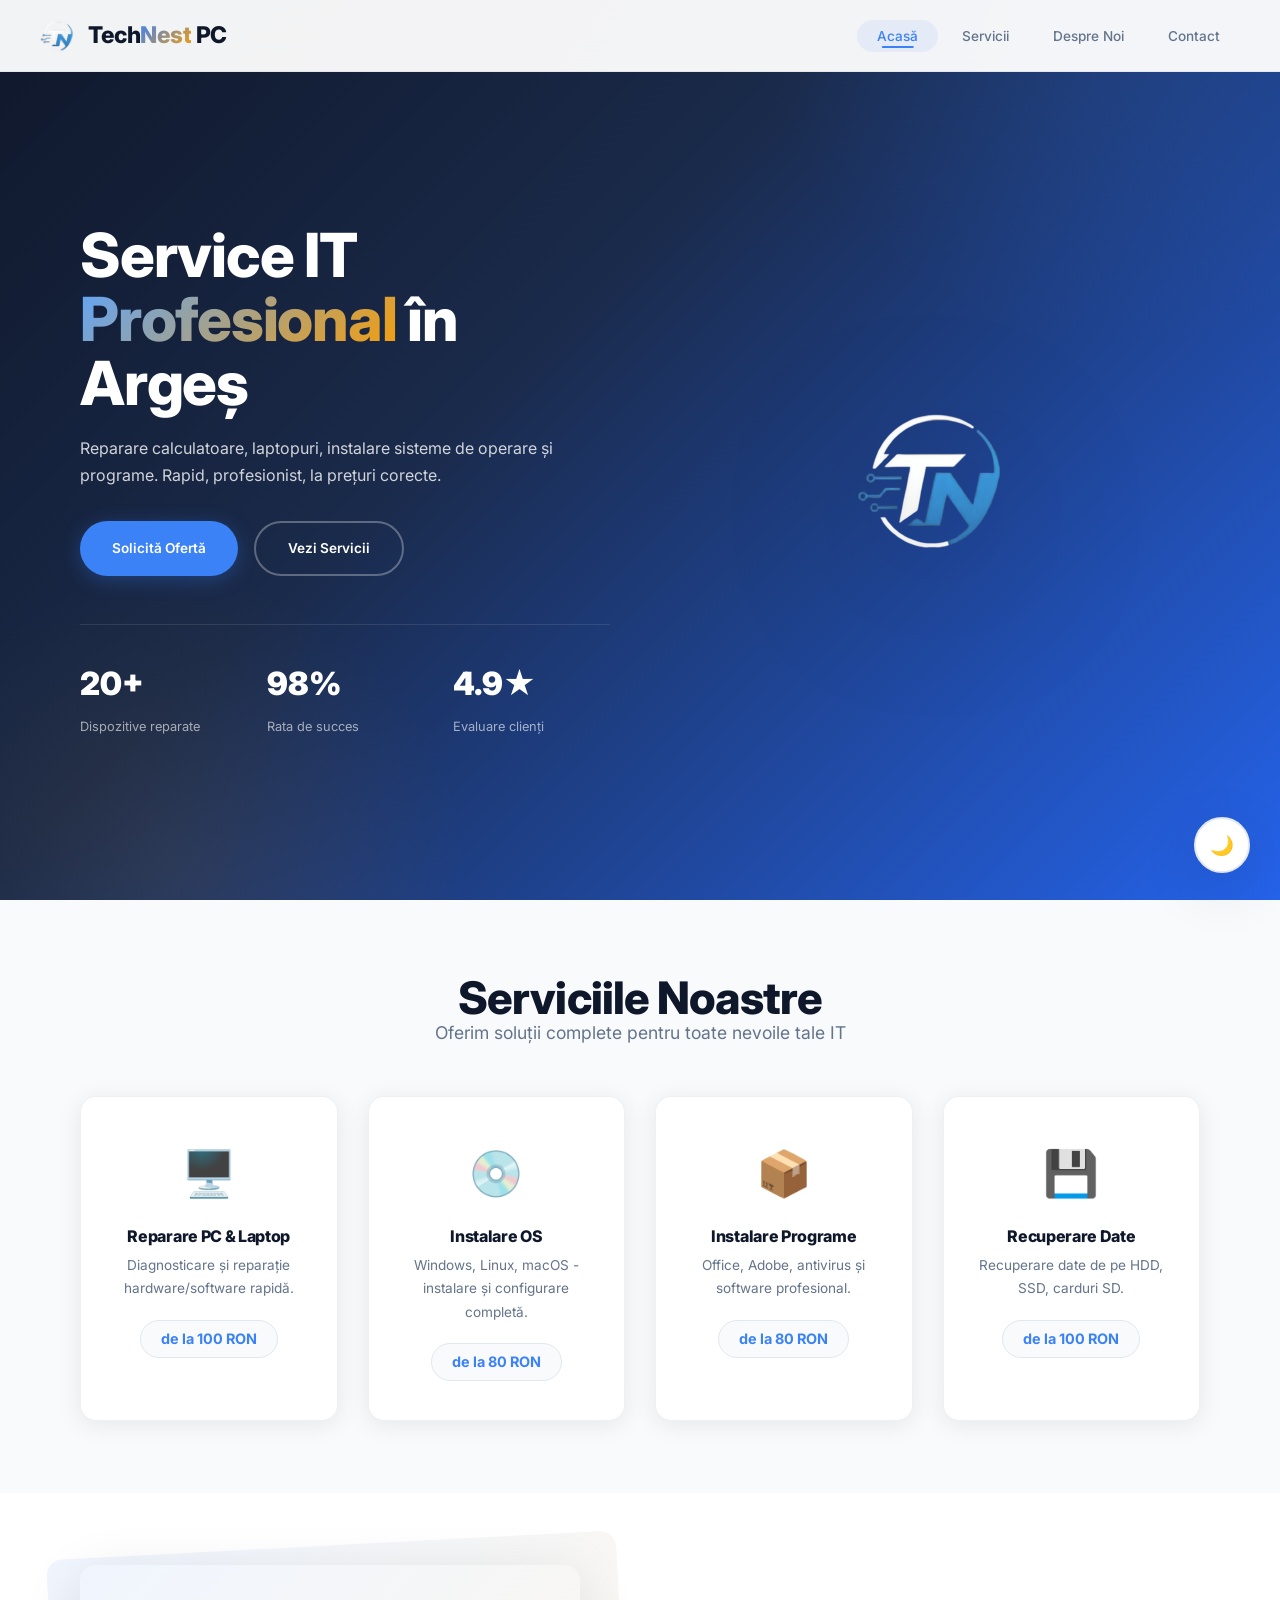
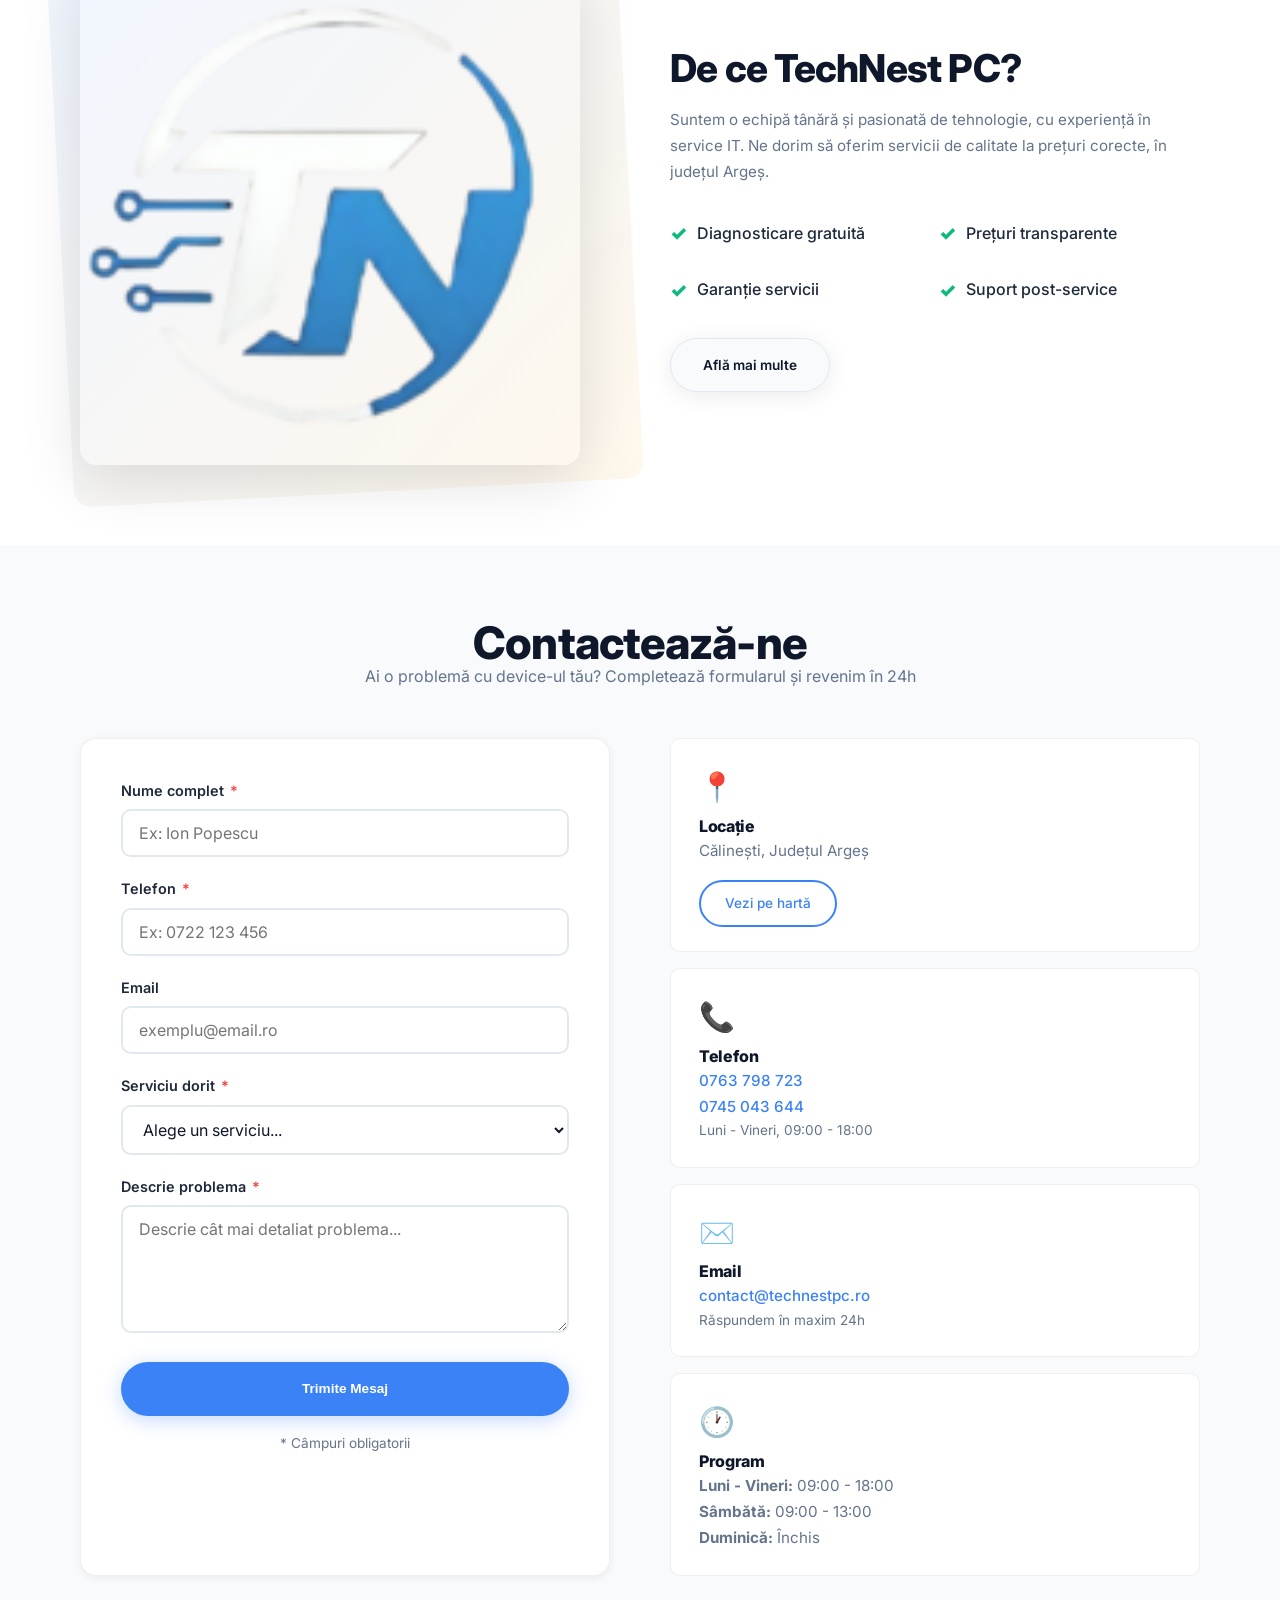
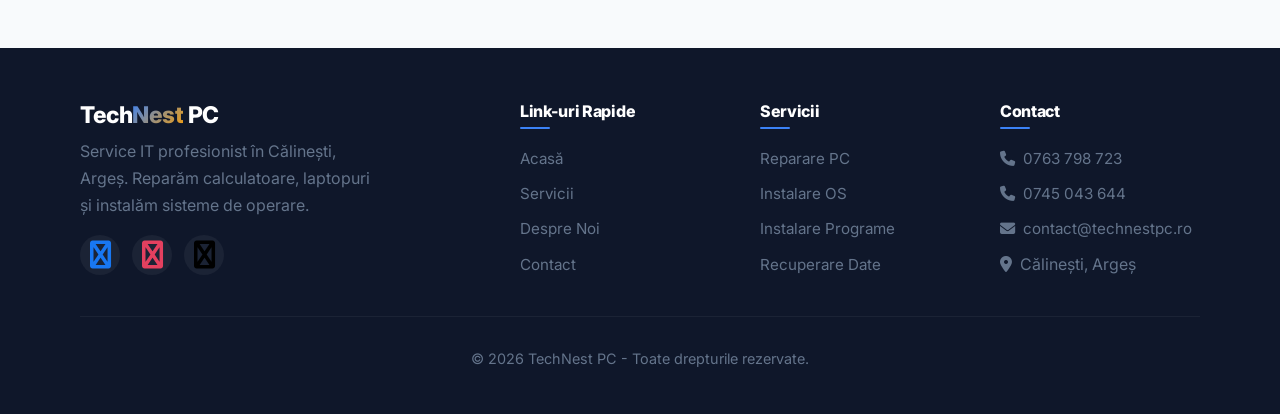
<file: index.html>
<!DOCTYPE html>
<html lang="ro">
<head>
    <meta charset="UTF-8">
    <meta name="viewport" content="width=device-width, initial-scale=1.0">
    <title>TechNest PC - Service IT Profesional în Argeș</title>
    <meta name="description" content="Service IT profesionist în Călinești, Argeș. Reparăm calculatoare, laptopuri, instalăm sisteme de operare și programe. Rapid și la prețuri corecte.">
    <link rel="stylesheet" href="css/style.css">
    <!-- Font Awesome pentru iconițe sociale -->
    <link rel="stylesheet" href="https://cdnjs.cloudflare.com/ajax/libs/font-awesome/6.5.0/css/all.min.css">
    <link rel="icon" href="images/logo.png" type="image/png">
     <!-- Preconnect pentru resurse externe -->
    <link rel="preconnect" href="https://fonts.googleapis.com">
    <link rel="preconnect" href="https://fonts.gstatic.com" crossorigin>

</head>
<body>

    <!-- ===== OVERLAY MOBILE ===== -->
    <div class="nav-overlay" id="navOverlay" aria-hidden="true"></div>

    <!-- ===== HEADER ===== -->
    <header id="header" role="banner">
        <div class="container">
            <a href="index.html" class="logo" aria-label="TechNest PC - Acasă">
                <img src="images/logo.png" alt="TechNest PC Logo" class="logo-header">
                <h1>Tech<span>Nest</span> PC</h1>
            </a>

            <button class="menu-toggle" id="menuToggle" aria-label="Meniu principal" aria-expanded="false">
                <span></span>
                <span></span>
                <span></span>
            </button>

            <nav id="mainNav" role="navigation" aria-label="Meniu principal">
                <ul>
                    <li><a href="index.html" class="active">Acasă</a></li>
                    <li><a href="services.html">Servicii</a></li>
                    <li><a href="about.html">Despre Noi</a></li>
                    <li><a href="contact.html">Contact</a></li>
                </ul>
            </nav>
        </div>
    </header>

    <!-- ===== HERO ===== -->
    <section class="hero" aria-label="Prezentare service IT">
        <div class="container">
            <div class="hero-content">
                <h2>Service IT <span>Profesional</span> în Argeș</h2>
                <p>Reparare calculatoare, laptopuri, instalare sisteme de operare și programe. Rapid, profesionist, la prețuri corecte.</p>
                <div class="hero-buttons">
                    <a href="contact.html" class="btn btn-primary">Solicită Ofertă</a>
                    <a href="services.html" class="btn btn-outline-light">Vezi Servicii</a>
                </div>
                <div class="hero-stats">
                    <div class="stat-item">
                        <span class="stat-number">20+</span>
                        <span class="stat-label">Dispozitive reparate</span>
                    </div>
                    <div class="stat-item">
                        <span class="stat-number">98%</span>
                        <span class="stat-label">Rata de succes</span>
                    </div>
                    <div class="stat-item">
                        <span class="stat-number">4.9★</span>
                        <span class="stat-label">Evaluare clienți</span>
                    </div>
                </div>
            </div>
            <div class="hero-image-wrapper">
                <img src="images/logo.png" alt="TechNest PC Service" class="hero-logo" loading="lazy">
            </div>
        </div>
    </section>

    <!-- ===== SERVICES ===== -->
    <section class="services" id="servicii" aria-label="Serviciile noastre">
        <div class="container">
            <h2 class="text-center">Serviciile Noastre</h2>
            <p class="subtitle">Oferim soluții complete pentru toate nevoile tale IT</p>
            <div class="service-grid">
                <div class="service-card animate delay-1">
                    <span class="icon" aria-hidden="true">🖥️</span>
                    <h3>Reparare PC &amp; Laptop</h3>
                    <p>Diagnosticare și reparație hardware/software rapidă.</p>
                    <span class="price-tag">de la 100 RON</span>
                </div>
                <div class="service-card animate delay-2">
                    <span class="icon" aria-hidden="true">💿</span>
                    <h3>Instalare OS</h3>
                    <p>Windows, Linux, macOS - instalare și configurare completă.</p>
                    <span class="price-tag">de la 80 RON</span>
                </div>
                <div class="service-card animate delay-3">
                    <span class="icon" aria-hidden="true">📦</span>
                    <h3>Instalare Programe</h3>
                    <p>Office, Adobe, antivirus și software profesional.</p>
                    <span class="price-tag">de la 80 RON</span>
                </div>
                <div class="service-card animate delay-4">
                    <span class="icon" aria-hidden="true">💾</span>
                    <h3>Recuperare Date</h3>
                    <p>Recuperare date de pe HDD, SSD, carduri SD.</p>
                    <span class="price-tag">de la 100 RON</span>
                </div>
            </div>
        </div>
    </section>

    <!-- ===== ABOUT ===== -->
    <section class="about" id="despre" aria-label="Despre TechNest PC">
        <div class="container">
            <div class="about-image">
                <img src="images/logo.png" alt="Despre TechNest PC" class="about-logo" loading="lazy">
            </div>
            <div class="about-content">
                <h2>De ce TechNest PC?</h2>
                <p>Suntem o echipă tânără și pasionată de tehnologie, cu experiență în service IT. Ne dorim să oferim servicii de calitate la prețuri corecte, în județul Argeș.</p>
                <div class="features">
                    <div class="feature-item">
                        <span class="check" aria-hidden="true">✓</span>
                        <span>Diagnosticare gratuită</span>
                    </div>
                    <div class="feature-item">
                        <span class="check" aria-hidden="true">✓</span>
                        <span>Prețuri transparente</span>
                    </div>
                    <div class="feature-item">
                        <span class="check" aria-hidden="true">✓</span>
                        <span>Garanție servicii</span>
                    </div>
                    <div class="feature-item">
                        <span class="check" aria-hidden="true">✓</span>
                        <span>Suport post-service</span>
                    </div>
                </div>
                <a href="about.html" class="btn btn-secondary">Află mai multe</a>
            </div>
        </div>
    </section>

    <!-- ===== CONTACT ===== -->
    <section class="contact" id="contact" aria-label="Contactează-ne">
        <div class="container">
            <h2 class="text-center">Contactează-ne</h2>
            <p class="subtitle">Ai o problemă cu device-ul tău? Completează formularul și revenim în 24h</p>
            <div class="contact-grid">
                <form class="contact-form" id="contactForm" action="send.php" method="POST" novalidate>
                    <div id="formErrors" style="display:none;"></div>
                    
                    <div class="form-group">
                        <label for="nume">Nume complet <span class="required">*</span></label>
                        <input type="text" id="nume" name="nume" placeholder="Ex: Ion Popescu" required autocomplete="name">
                    </div>
                    <div class="form-group">
                        <label for="telefon">Telefon <span class="required">*</span></label>
                        <input type="tel" id="telefon" name="telefon" placeholder="Ex: 0722 123 456" required autocomplete="tel">
                    </div>
                    <div class="form-group">
                        <label for="email">Email</label>
                        <input type="email" id="email" name="email" placeholder="exemplu@email.ro" autocomplete="email">
                    </div>
                    <div class="form-group">
                        <label for="serviciu">Serviciu dorit <span class="required">*</span></label>
                        <select id="serviciu" name="serviciu" required>
                            <option value="">Alege un serviciu...</option>
                            <option value="reparare">Reparare Calculator/Laptop</option>
                            <option value="os">Instalare Sistem de Operare</option>
                            <option value="programe">Instalare Programe</option>
                            <option value="recuperare">Recuperare Date</option>
                            <option value="curatenie">Curățenie internă</option>
                            <option value="altul">Alt serviciu</option>
                        </select>
                    </div>
                    <div class="form-group">
                        <label for="mesaj">Descrie problema <span class="required">*</span></label>
                        <textarea id="mesaj" name="mesaj" rows="5" placeholder="Descrie cât mai detaliat problema..." required></textarea>
                    </div>
                    <button type="submit" class="btn btn-primary btn-full">Trimite Mesaj</button>
                    <p class="form-note">* Câmpuri obligatorii</p>
                </form>

                <div class="contact-info">
                    <div class="info-card">
                        <span class="info-icon" aria-hidden="true">📍</span>
                        <h4>Locație</h4>
                        <p>Călinești, Județul Argeș</p>
                        <a href="https://maps.google.com" target="_blank" class="btn btn-sm btn-outline mt-1" rel="noopener noreferrer">Vezi pe hartă</a>
                    </div>
                    <div class="info-card">
                        <span class="info-icon" aria-hidden="true">📞</span>
                        <h4>Telefon</h4>
                        <p><a href="tel:0763798723" class="phone-link">0763 798 723</a></p>
                        <p><a href="tel:0745043644" class="phone-link">0745 043 644</a></p>
                        <p class="small">Luni - Vineri, 09:00 - 18:00</p>
                    </div>
                    <div class="info-card">
                        <span class="info-icon" aria-hidden="true">✉️</span>
                        <h4>Email</h4>
                        <p><a href="mailto:contact@technestpc.ro" class="email-link">contact@technestpc.ro</a></p>
                        <p class="small">Răspundem în maxim 24h</p>
                    </div>
                    <div class="info-card">
                        <span class="info-icon" aria-hidden="true">🕐</span>
                        <h4>Program</h4>
                        <p><strong>Luni - Vineri:</strong> 09:00 - 18:00</p>
                        <p><strong>Sâmbătă:</strong> 09:00 - 13:00</p>
                        <p><strong>Duminică:</strong> Închis</p>
                    </div>
                </div>
            </div>
        </div>
    </section>

   <footer role="contentinfo">
    <div class="container">
        <div class="footer-grid">
            <div class="footer-brand">
                <h3>Tech<span>Nest</span> PC</h3>
                <p>Service IT profesionist în Călinești, Argeș. Reparăm calculatoare, laptopuri și instalăm sisteme de operare.</p>
               <div class="footer-social">
    <a href="https://www.facebook.com/profile.php?id=61592462723952" target="_blank" aria-label="Facebook" style="font-size:28px; text-decoration:none; color:#1877f2;">
        <i class="fas fa-facebook"></i>
    </a>
    <a href="https://www.instagram.com/technest_pc" target="_blank" aria-label="Instagram" rel="noopener noreferrer" style="font-size:28px; text-decoration:none; color:#e4405f;">
        <i class="fas fa-instagram"></i>
    </a>
    <a href="https://www.tiktok.com/@technestpc.ro" target="_blank" aria-label="TikTok" rel="noopener noreferrer" style="font-size:28px; text-decoration:none; color:#000;">
        <i class="fas fa-tiktok"></i>
    </a>
</div>
            </div>
            <div>
                <h4>Link-uri Rapide</h4>
                <ul>
                    <li><a href="index.html">Acasă</a></li>
                    <li><a href="services.html">Servicii</a></li>
                    <li><a href="about.html">Despre Noi</a></li>
                    <li><a href="contact.html">Contact</a></li>
                </ul>
            </div>
            <div>
                <h4>Servicii</h4>
                <ul>
                    <li><a href="services.html#reparare">Reparare PC</a></li>
                    <li><a href="services.html#os">Instalare OS</a></li>
                    <li><a href="services.html#programe">Instalare Programe</a></li>
                    <li><a href="services.html#recuperare">Recuperare Date</a></li>
                </ul>
            </div>
            <div>
                <h4>Contact</h4>
                <ul>
                    <li><a href="tel:0763798723"><i class="fas fa-phone" style="margin-right:8px;"></i>0763 798 723</a></li>
                    <li><a href="tel:0745043644"><i class="fas fa-phone" style="margin-right:8px;"></i>0745 043 644</a></li>
                    <li><a href="mailto:contact@technestpc.ro"><i class="fas fa-envelope" style="margin-right:8px;"></i>contact@technestpc.ro</a></li>
                    <li><i class="fas fa-location-dot" style="margin-right:8px;"></i>Călinești, Argeș</li>
                </ul>
            </div>
        </div>
        <div class="footer-bottom">
            <p>&copy; <span id="currentYear">2026</span> TechNest PC - Toate drepturile rezervate.</p>
        </div>
    </div>
</footer>

    <!-- ===== THEME TOGGLE ===== -->
    <button class="theme-toggle" id="themeToggle" aria-label="Schimbă tema">
        <span class="icon-sun">☀️</span>
        <span class="icon-moon">🌙</span>
    </button>

    <!-- ===== BACK TO TOP ===== -->
    <button class="back-to-top" id="backToTop" aria-label="Înapoi sus">↑</button>

    <!-- ===== JAVASCRIPT ===== -->
    <script src="js/main.js"></script>
    
    <!-- ===== MESAJ FORMULAR ===== -->
    <script>
    document.addEventListener('DOMContentLoaded', function() {
        const urlParams = new URLSearchParams(window.location.search);
        const success = urlParams.get('success');
        const error = urlParams.get('error');
        
        // Găsește containerul formularului (secțiunea .contact)
        const contactSection = document.querySelector('.contact .container');
        if (!contactSection) return;
        
        // Elimină mesajele vechi
        const oldMessages = contactSection.querySelectorAll('.form-message');
        oldMessages.forEach(msg => msg.remove());
        
        if (success === '1') {
            const msg = document.createElement('div');
            msg.className = 'form-message form-success';
            msg.innerHTML = `
                <div style="display:flex;align-items:center;gap:12px;flex-wrap:wrap;justify-content:center;">
                    <span style="font-size:2rem;">✅</span>
                    <div>
                        <strong style="font-size:1.2rem;">Mesajul a fost trimis cu succes!</strong>
                        <br>
                        <span>Vom reveni în maxim 24 de ore.</span>
                    </div>
                </div>
            `;
            msg.style.cssText = `
                color: #155724;
                padding: 20px 25px;
                border-radius: 12px;
                margin-bottom: 30px;
                background: #d4edda;
                border: 2px solid #28a745;
                text-align: center;
                font-size: 1rem;
                box-shadow: 0 4px 15px rgba(40,167,69,0.25);
                animation: fadeInDown 0.5s ease;
            `;
            
            // Inserează mesajul înaintea titlului
            const formTitle = contactSection.querySelector('h2');
            if (formTitle) {
                contactSection.insertBefore(msg, formTitle);
            } else {
                contactSection.insertBefore(msg, contactSection.firstChild);
            }
            
            if (window.history && window.history.replaceState) {
                window.history.replaceState({}, document.title, window.location.pathname);
            }
        }
        
        if (error) {
            const msg = document.createElement('div');
            msg.className = 'form-message form-error';
            msg.innerHTML = `
                <div style="display:flex;align-items:center;gap:12px;flex-wrap:wrap;justify-content:center;">
                    <span style="font-size:2rem;">❌</span>
                    <div>
                        <strong style="font-size:1.2rem;">Eroare:</strong>
                        <br>
                        <span>${decodeURIComponent(error)}</span>
                    </div>
                </div>
            `;
            msg.style.cssText = `
                color: #721c24;
                padding: 20px 25px;
                border-radius: 12px;
                margin-bottom: 30px;
                background: #f8d7da;
                border: 2px solid #dc3545;
                text-align: center;
                font-size: 1rem;
                box-shadow: 0 4px 15px rgba(220,53,69,0.25);
                animation: fadeInDown 0.5s ease;
            `;
            
            const formTitle = contactSection.querySelector('h2');
            if (formTitle) {
                contactSection.insertBefore(msg, formTitle);
            } else {
                contactSection.insertBefore(msg, contactSection.firstChild);
            }
            
            if (window.history && window.history.replaceState) {
                window.history.replaceState({}, document.title, window.location.pathname);
            }
        }
    });
    </script>
    
    <style>
    @keyframes fadeInDown {
        from {
            opacity: 0;
            transform: translateY(-20px);
        }
        to {
            opacity: 1;
            transform: translateY(0);
        }
    }
    </style>
</body>
</html>
</file>
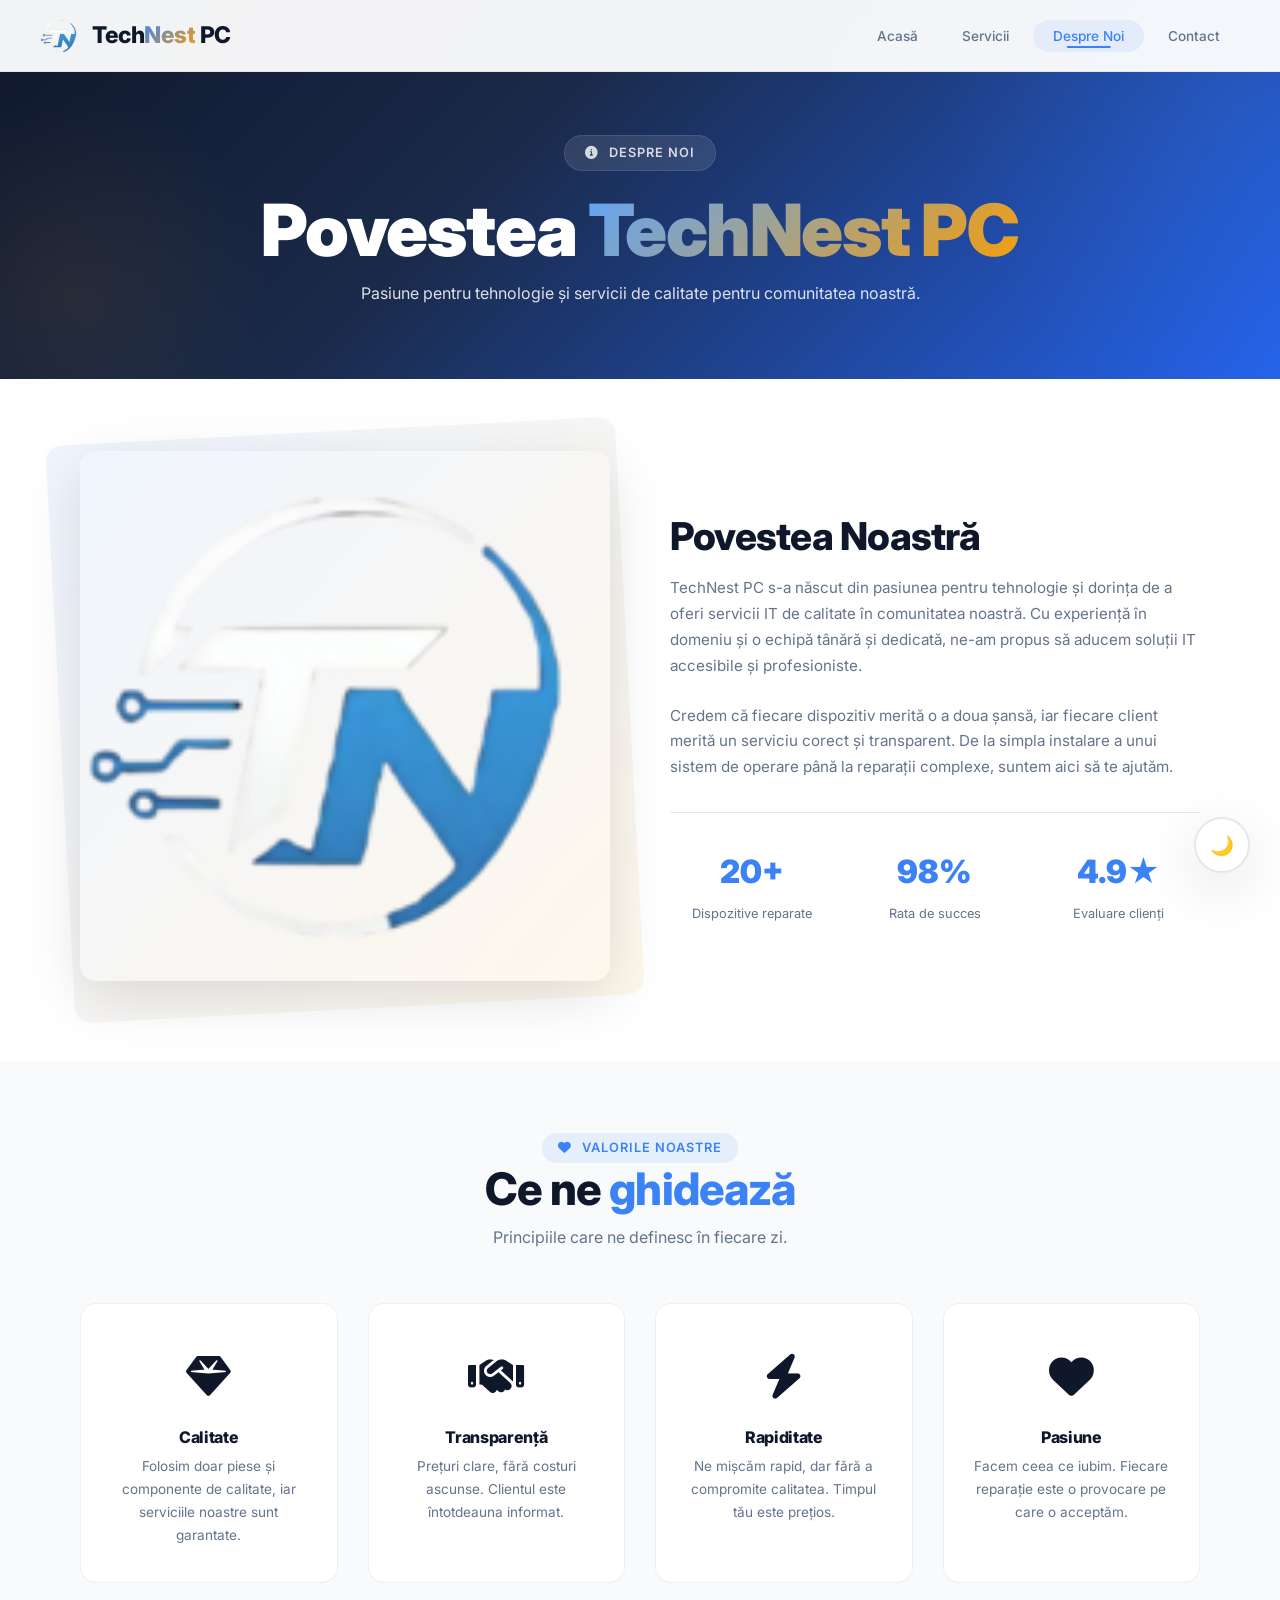
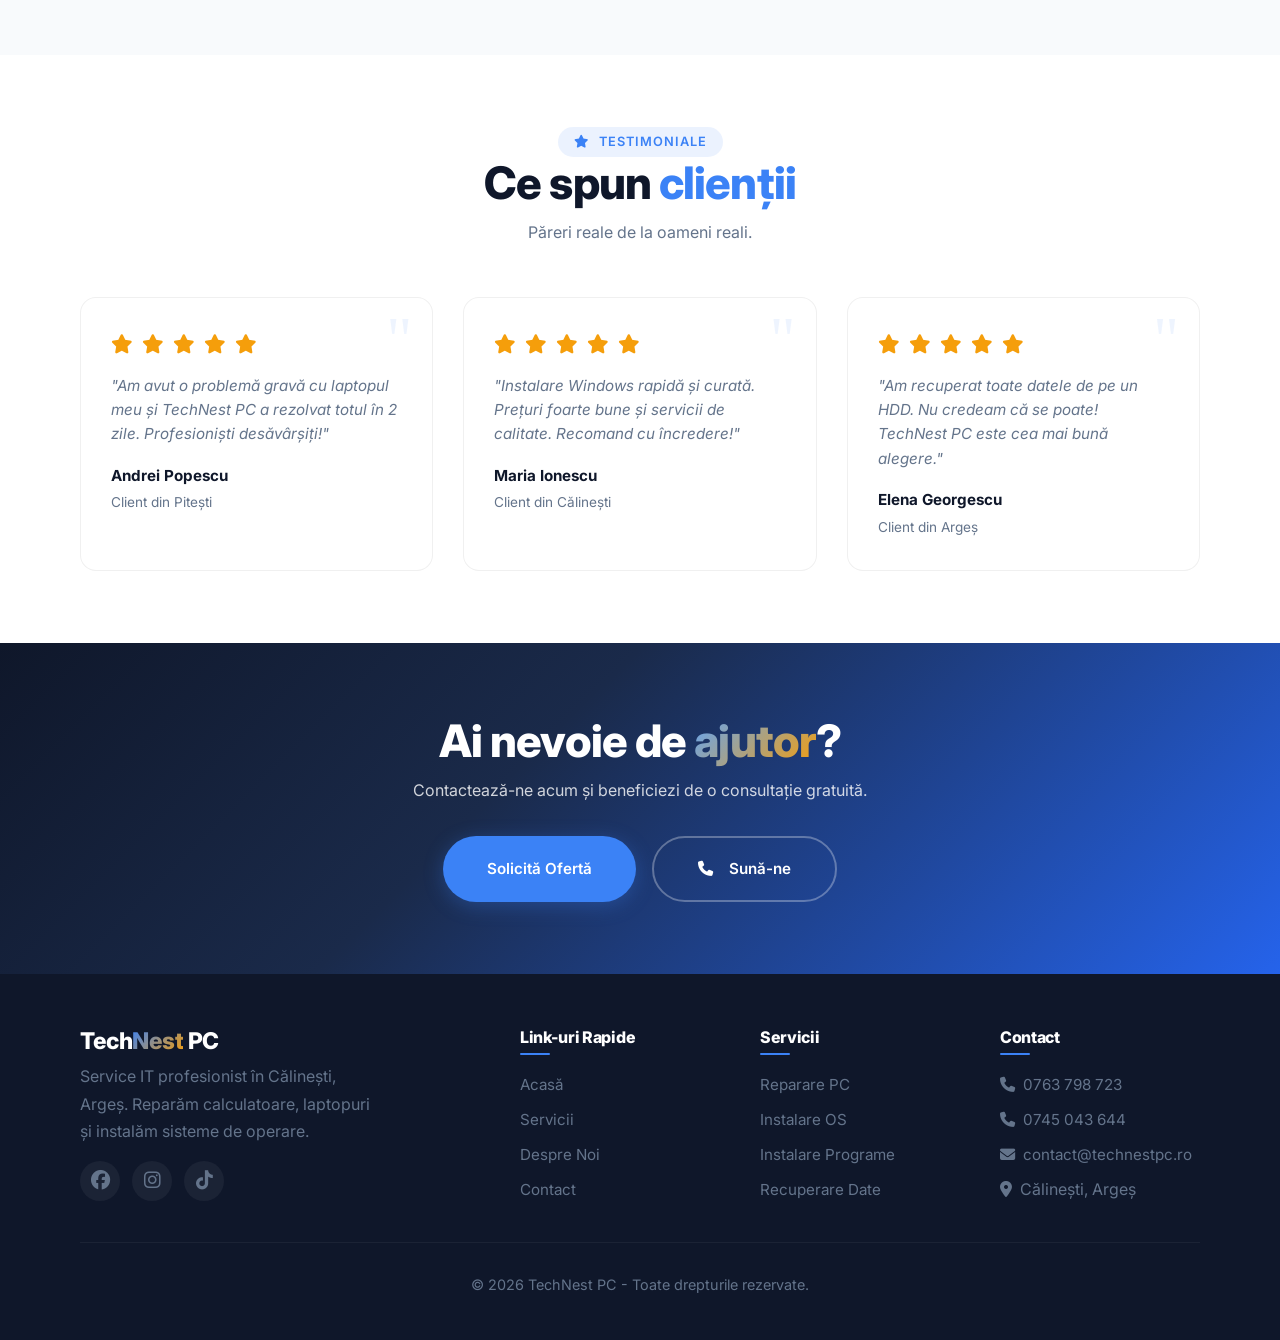
<file: about.html>
<!DOCTYPE html>
<html lang="ro">
<head>
    <meta charset="UTF-8">
    <meta name="viewport" content="width=device-width, initial-scale=1.0">
    <title>Despre Noi - TechNest PC | Service IT Profesional</title>
    <meta name="description" content="Descoperă echipa TechNest PC, servicii IT profesioniste în Călinești, Argeș. Pasiune pentru tehnologie și clienți mulțumiți.">
    <link rel="stylesheet" href="css/style.css">
    <link rel="icon" href="images/logo.png" type="image/png">
    <!-- Font Awesome pentru iconițe sociale -->
    <link rel="stylesheet" href="https://cdnjs.cloudflare.com/ajax/libs/font-awesome/6.5.0/css/all.min.css">
     <link rel="canonical" href="https://technestpc.ro/about.html" />
</head>
<body>

    <!-- ===== OVERLAY MOBILE ===== -->
    <div class="nav-overlay" id="navOverlay" aria-hidden="true"></div>

    <!-- ===== HEADER ===== -->
    <header id="header" role="banner">
        <div class="container">
            <a href="index.html" class="logo" aria-label="TechNest PC - Acasă">
                <img src="images/logo.png" alt="TechNest PC Logo" width="40" height="40">
                <h1>Tech<span>Nest</span> PC</h1>
            </a>

            <button class="menu-toggle" id="menuToggle" aria-label="Meniu principal" aria-expanded="false">
                <span></span>
                <span></span>
                <span></span>
            </button>

            <nav id="mainNav" role="navigation" aria-label="Meniu principal">
                <ul>
                    <li><a href="index.html">Acasă</a></li>
                    <li><a href="services.html">Servicii</a></li>
                    <li><a href="about.html" class="active">Despre Noi</a></li>
                    <li><a href="contact.html">Contact</a></li>
                </ul>
            </nav>
        </div>
    </header>

    <!-- ===== PAGE HERO ===== -->
    <section class="page-hero">
        <div class="container">
            <div class="page-hero-content">
                <span class="hero-badge">
                    <i class="fas fa-info-circle" style="margin-right:6px;"></i> Despre Noi
                </span>
                <h1>Povestea <span>TechNest PC</span></h1>
                <p>Pasiune pentru tehnologie și servicii de calitate pentru comunitatea noastră.</p>
            </div>
        </div>
    </section>

    <!-- ===== ABOUT PAGE ===== -->
    <section class="about-page">
        <div class="container">
            <div class="about-page-grid">
                <div class="about-page-image">
                    <img src="images/logo.png" alt="TechNest PC - Service IT" loading="lazy">
                </div>
                <div class="about-page-content">
                    <h2>Povestea Noastră</h2>
                    <p>TechNest PC s-a născut din pasiunea pentru tehnologie și dorința de a oferi servicii IT de calitate în comunitatea noastră. Cu experiență în domeniu și o echipă tânără și dedicată, ne-am propus să aducem soluții IT accesibile și profesioniste.</p>
                    <p>Credem că fiecare dispozitiv merită o a doua șansă, iar fiecare client merită un serviciu corect și transparent. De la simpla instalare a unui sistem de operare până la reparații complexe, suntem aici să te ajutăm.</p>
                    <div class="about-page-stats">
                        <div class="about-page-stat">
                            <span class="stat-number">20+</span>
                            <span class="stat-label">Dispozitive reparate</span>
                        </div>
                        <div class="about-page-stat">
                            <span class="stat-number">98%</span>
                            <span class="stat-label">Rata de succes</span>
                        </div>
                        <div class="about-page-stat">
                            <span class="stat-number">4.9★</span>
                            <span class="stat-label">Evaluare clienți</span>
                        </div>
                    </div>
                </div>
            </div>
        </div>
    </section>

    <!-- ===== VALUES ===== -->
    <section class="values-section">
        <div class="container">
            <div class="section-header">
                <span class="section-tag">
                    <i class="fas fa-heart" style="margin-right:6px;"></i> Valorile Noastre
                </span>
                <h2>Ce ne <span>ghidează</span></h2>
                <p>Principiile care ne definesc în fiecare zi.</p>
            </div>
            <div class="values-grid">
                <div class="value-card animate delay-1">
                    <span class="value-icon">
                        <i class="fas fa-gem"></i>
                    </span>
                    <h3>Calitate</h3>
                    <p>Folosim doar piese și componente de calitate, iar serviciile noastre sunt garantate.</p>
                </div>
                <div class="value-card animate delay-2">
                    <span class="value-icon">
                        <i class="fas fa-handshake"></i>
                    </span>
                    <h3>Transparență</h3>
                    <p>Prețuri clare, fără costuri ascunse. Clientul este întotdeauna informat.</p>
                </div>
                <div class="value-card animate delay-3">
                    <span class="value-icon">
                        <i class="fas fa-bolt"></i>
                    </span>
                    <h3>Rapiditate</h3>
                    <p>Ne mișcăm rapid, dar fără a compromite calitatea. Timpul tău este prețios.</p>
                </div>
                <div class="value-card animate delay-4">
                    <span class="value-icon">
                        <i class="fas fa-heart"></i>
                    </span>
                    <h3>Pasiune</h3>
                    <p>Facem ceea ce iubim. Fiecare reparație este o provocare pe care o acceptăm.</p>
                </div>
            </div>
        </div>
    </section>

    <!-- ===== TESTIMONIALS ===== -->
    <section class="testimonials-section">
        <div class="container">
            <div class="section-header">
                <span class="section-tag">
                    <i class="fas fa-star" style="margin-right:6px;"></i> Testimoniale
                </span>
                <h2>Ce spun <span>clienții</span></h2>
                <p>Păreri reale de la oameni reali.</p>
            </div>
            <div class="testimonials-grid">
                <div class="testimonial-card animate delay-1">
                    <div class="testimonial-stars">
                        <i class="fas fa-star"></i>
                        <i class="fas fa-star"></i>
                        <i class="fas fa-star"></i>
                        <i class="fas fa-star"></i>
                        <i class="fas fa-star"></i>
                    </div>
                    <p>"Am avut o problemă gravă cu laptopul meu și TechNest PC a rezolvat totul în 2 zile. Profesioniști desăvârșiți!"</p>
                    <div class="testimonial-author">
                        <strong>Andrei Popescu</strong>
                        <span>Client din Pitești</span>
                    </div>
                </div>
                <div class="testimonial-card animate delay-2">
                    <div class="testimonial-stars">
                        <i class="fas fa-star"></i>
                        <i class="fas fa-star"></i>
                        <i class="fas fa-star"></i>
                        <i class="fas fa-star"></i>
                        <i class="fas fa-star"></i>
                    </div>
                    <p>"Instalare Windows rapidă și curată. Prețuri foarte bune și servicii de calitate. Recomand cu încredere!"</p>
                    <div class="testimonial-author">
                        <strong>Maria Ionescu</strong>
                        <span>Client din Călinești</span>
                    </div>
                </div>
                <div class="testimonial-card animate delay-3">
                    <div class="testimonial-stars">
                        <i class="fas fa-star"></i>
                        <i class="fas fa-star"></i>
                        <i class="fas fa-star"></i>
                        <i class="fas fa-star"></i>
                        <i class="fas fa-star"></i>
                    </div>
                    <p>"Am recuperat toate datele de pe un HDD. Nu credeam că se poate! TechNest PC este cea mai bună alegere."</p>
                    <div class="testimonial-author">
                        <strong>Elena Georgescu</strong>
                        <span>Client din Argeș</span>
                    </div>
                </div>
            </div>
        </div>
    </section>

    <!-- ===== CTA SECTION ===== -->
    <section class="cta-section">
        <div class="container">
            <div class="cta-content">
                <h2>Ai nevoie de <span>ajutor</span>?</h2>
                <p>Contactează-ne acum și beneficiezi de o consultație gratuită.</p>
                <div class="cta-buttons">
                    <a href="contact.html" class="btn btn-primary btn-lg">Solicită Ofertă</a>
                    <a href="tel:0763798723" class="btn btn-outline-light btn-lg">
                        <i class="fas fa-phone" style="margin-right:8px;"></i> Sună-ne
                    </a>
                </div>
            </div>
        </div>
    </section>

    <!-- ===== FOOTER ===== -->
    <footer role="contentinfo">
        <div class="container">
            <div class="footer-grid">
                <div class="footer-brand">
                    <h3>Tech<span>Nest</span> PC</h3>
                    <p>Service IT profesionist în Călinești, Argeș. Reparăm calculatoare, laptopuri și instalăm sisteme de operare.</p>
                    <div class="footer-social">
                        
                        <!-- Facebook -->
                        <a href="https://www.facebook.com/profile.php?id=61592462723952" target="_blank" aria-label="Facebook">
                            <i class="fab fa-facebook"></i>
                        </a>
                        <!-- Instagram -->
                        <a href="https://www.instagram.com/technest_pc" target="_blank" aria-label="Instagram">
                            <i class="fab fa-instagram"></i>
                        </a>
                        <!-- TikTok -->
                        <a href="https://www.tiktok.com/@technestpc.ro" target="_blank" aria-label="TikTok">
                            <i class="fab fa-tiktok"></i>
                        </a>
                        
                        
                    </div>
                </div>
                <div>
                    <h4>Link-uri Rapide</h4>
                    <ul>
                        <li><a href="index.html">Acasă</a></li>
                        <li><a href="services.html">Servicii</a></li>
                        <li><a href="about.html">Despre Noi</a></li>
                        <li><a href="contact.html">Contact</a></li>
                    </ul>
                </div>
                <div>
                    <h4>Servicii</h4>
                    <ul>
                        <li><a href="services.html">Reparare PC</a></li>
                        <li><a href="services.html">Instalare OS</a></li>
                        <li><a href="services.html">Instalare Programe</a></li>
                        <li><a href="services.html">Recuperare Date</a></li>
                    </ul>
                </div>
                <div>
                    <h4>Contact</h4>
                    <ul>
                        <li><a href="tel:0763798723"><i class="fas fa-phone" style="margin-right:8px;"></i>0763 798 723</a></li>
                        <li><a href="tel:0745043644"><i class="fas fa-phone" style="margin-right:8px;"></i>0745 043 644</a></li>
                        <li><a href="mailto:contact@technestpc.ro"><i class="fas fa-envelope" style="margin-right:8px;"></i>contact@technestpc.ro</a></li>
                        <li><i class="fas fa-location-dot" style="margin-right:8px;"></i>Călinești, Argeș</li>
                    </ul>
                </div>
            </div>
            <div class="footer-bottom">
                <p>&copy; <span class="current-year">2026</span> TechNest PC - Toate drepturile rezervate.</p>
            </div>
        </div>
    </footer>

    <!-- ===== THEME TOGGLE ===== -->
    <button class="theme-toggle" id="themeToggle" aria-label="Schimbă tema">
        <span class="icon-sun">☀️</span>
        <span class="icon-moon">🌙</span>
    </button>

    <!-- ===== BACK TO TOP ===== -->
    <button class="back-to-top" id="backToTop" aria-label="Înapoi sus">↑</button>

    <!-- ===== JAVASCRIPT ===== -->
    <script src="js/main.js"></script>
</body>
</html>
</file>
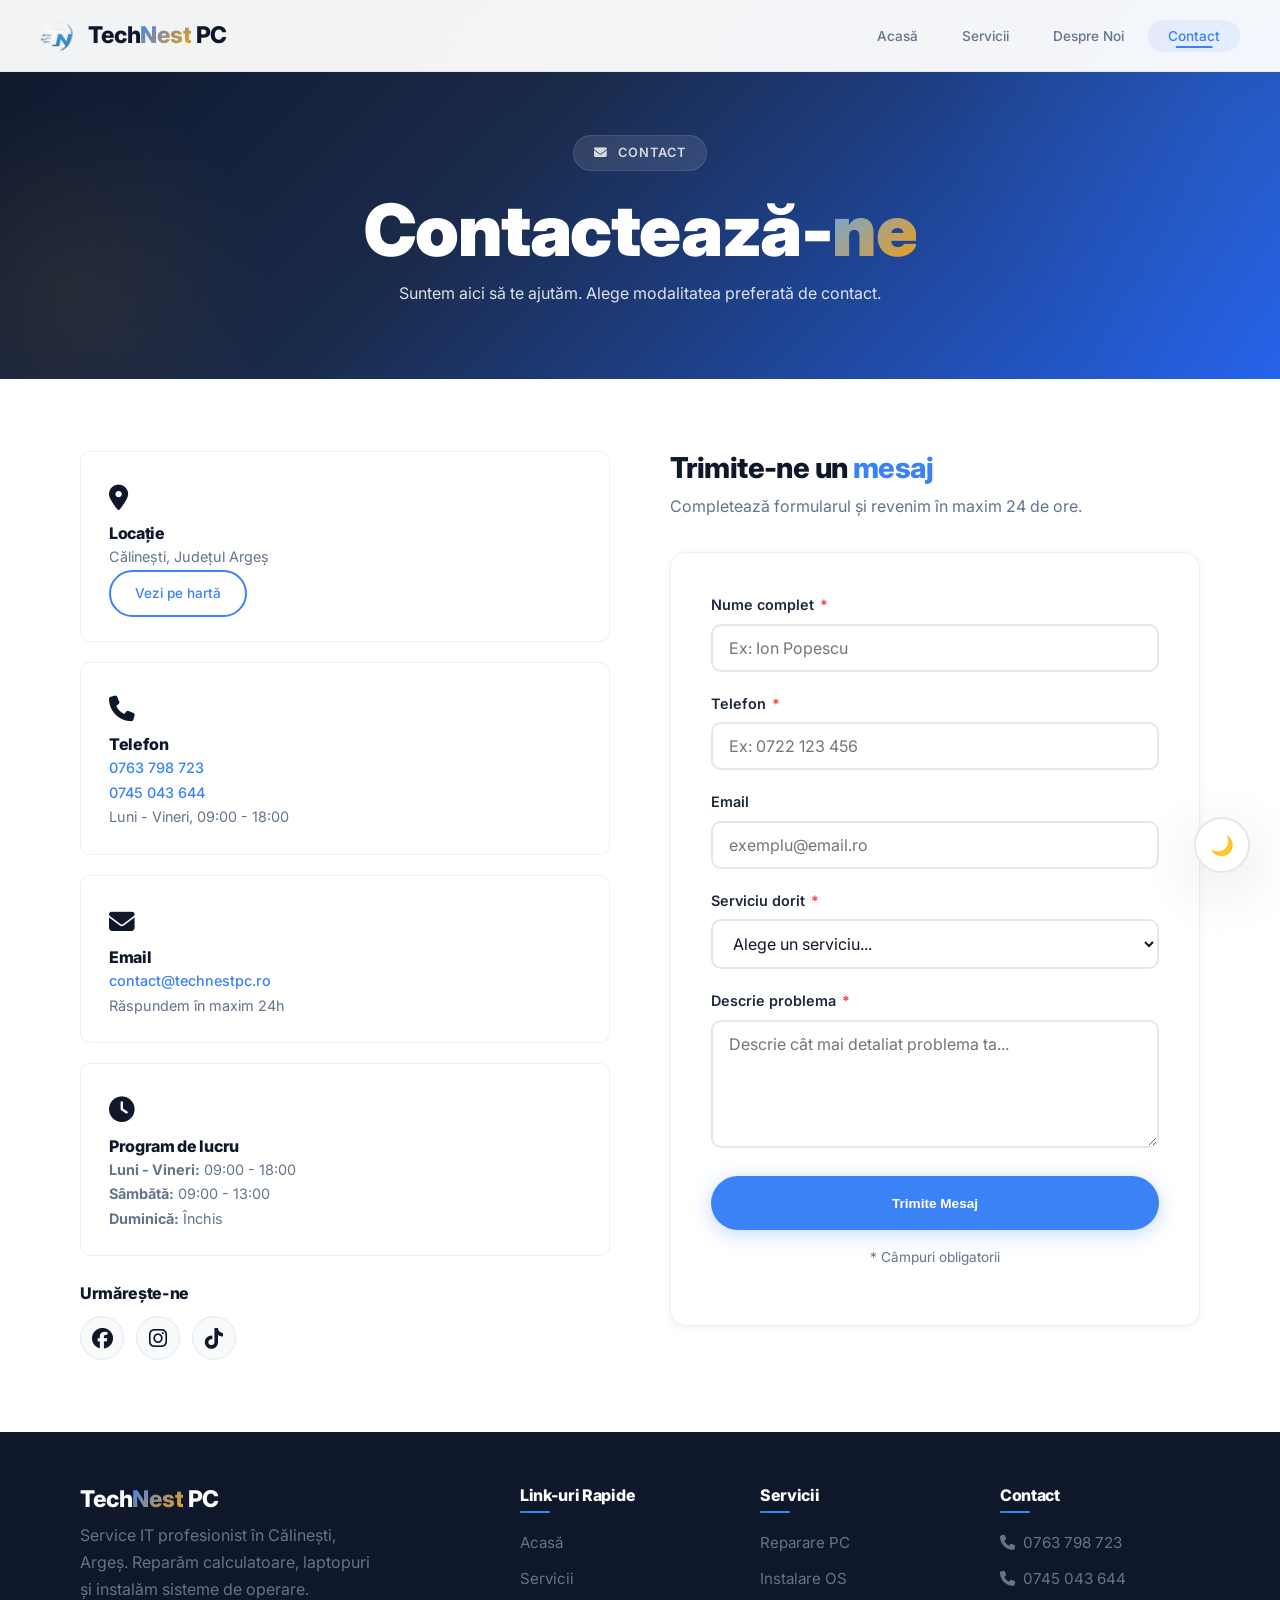
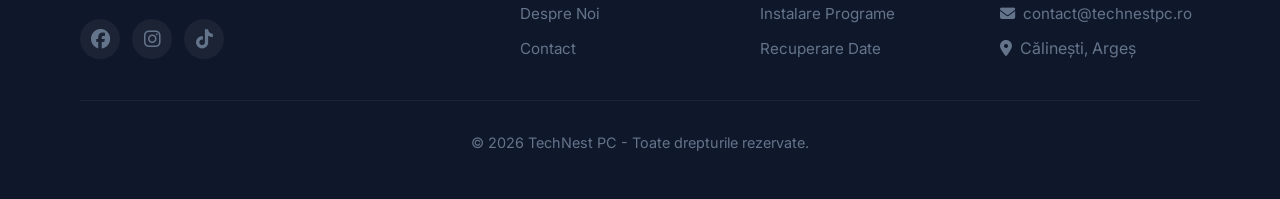
<file: contact.html>
<!DOCTYPE html>
<html lang="ro">
<head>
    <meta charset="UTF-8">
    <meta name="viewport" content="width=device-width, initial-scale=1.0">
    <title>Contact - TechNest PC | Service IT Profesional</title>
    <meta name="description" content="Contactează TechNest PC pentru service IT în Călinești, Argeș. Telefon, email, program și formular de contact.">
    <link rel="stylesheet" href="css/style.css">
    <link rel="icon" href="images/logo.png" type="image/png">
    <!-- Font Awesome pentru iconițe sociale -->
    <link rel="stylesheet" href="https://cdnjs.cloudflare.com/ajax/libs/font-awesome/6.5.0/css/all.min.css">
     <link rel="canonical" href="https://technestpc.ro/contact.html" />
</head>
<body>

    <!-- ===== OVERLAY MOBILE ===== -->
    <div class="nav-overlay" id="navOverlay" aria-hidden="true"></div>

    <!-- ===== HEADER ===== -->
    <header id="header" role="banner">
        <div class="container">
            <a href="index.html" class="logo" aria-label="TechNest PC - Acasă">
                <img src="images/logo.png" alt="TechNest PC Logo" class="logo-header">
                <h1>Tech<span>Nest</span> PC</h1>
            </a>

            <button class="menu-toggle" id="menuToggle" aria-label="Meniu principal" aria-expanded="false">
                <span></span>
                <span></span>
                <span></span>
            </button>

            <nav id="mainNav" role="navigation" aria-label="Meniu principal">
                <ul>
                    <li><a href="index.html">Acasă</a></li>
                    <li><a href="services.html">Servicii</a></li>
                    <li><a href="about.html">Despre Noi</a></li>
                    <li><a href="contact.html" class="active">Contact</a></li>
                </ul>
            </nav>
        </div>
    </header>

    <!-- ===== PAGE HERO ===== -->
    <section class="page-hero" aria-label="Pagina de contact">
        <div class="container">
            <div class="page-hero-content">
                <span class="hero-badge">
                    <i class="fas fa-envelope" style="margin-right:6px;"></i> Contact
                </span>
                <h1>Contactează-<span>ne</span></h1>
                <p>Suntem aici să te ajutăm. Alege modalitatea preferată de contact.</p>
            </div>
        </div>
    </section>

    <!-- ===== CONTACT PAGE ===== -->
    <section class="contact-page-section" aria-label="Informații de contact">
        <div class="container">
            <div class="contact-page-grid">
                
                <!-- Partea stângă: Informații contact -->
                <div class="contact-page-info">
                    <div class="info-card">
                        <span class="info-icon" aria-hidden="true">
                            <i class="fas fa-location-dot"></i>
                        </span>
                        <h4>Locație</h4>
                        <p>Călinești, Județul Argeș</p>
                        <a href="https://maps.google.com" target="_blank" class="btn btn-outline btn-sm" rel="noopener noreferrer">Vezi pe hartă</a>
                    </div>

                    <div class="info-card">
                        <span class="info-icon" aria-hidden="true">
                            <i class="fas fa-phone"></i>
                        </span>
                        <h4>Telefon</h4>
                        <p><a href="tel:0763798723" class="phone-link">0763 798 723</a></p>
                        <p><a href="tel:0745043644" class="phone-link">0745 043 644</a></p>
                        <p class="small">Luni - Vineri, 09:00 - 18:00</p>
                    </div>

                    <div class="info-card">
                        <span class="info-icon" aria-hidden="true">
                            <i class="fas fa-envelope"></i>
                        </span>
                        <h4>Email</h4>
                        <p><a href="mailto:contact@technestpc.ro" class="email-link">contact@technestpc.ro</a></p>
                        <p class="small">Răspundem în maxim 24h</p>
                    </div>

                    <div class="info-card">
                        <span class="info-icon" aria-hidden="true">
                            <i class="fas fa-clock"></i>
                        </span>
                        <h4>Program de lucru</h4>
                        <p><strong>Luni - Vineri:</strong> 09:00 - 18:00</p>
                        <p><strong>Sâmbătă:</strong> 09:00 - 13:00</p>
                        <p><strong>Duminică:</strong> Închis</p>
                    </div>

                    <!-- Social media -->
                    <div class="contact-page-social">
                        <h4>Urmărește-ne</h4>
                        <div class="social-links">
                            <a href="https://www.facebook.com/profile.php?id=61592462723952" target="_blank" aria-label="Facebook">
                            <i class="fab fa-facebook"></i>
                            </a>
                            <a href="https://www.instagram.com/technest_pc" target="_blank" aria-label="Instagram" rel="noopener noreferrer">
                                <i class="fab fa-instagram"></i>
                            </a>
                            <a href="https://www.tiktok.com/@technestpc.ro" target="_blank" aria-label="TikTok" rel="noopener noreferrer">
                                <i class="fab fa-tiktok"></i>
                            </a>
                            
                        </div>
                    </div>
                </div>

                <!-- Partea dreaptă: Formular contact -->
                <div>
                    <h2 style="font-size:clamp(1.5rem, 2.5vw, 1.8rem); margin-bottom:0.5rem; color:var(--text-primary);">
                        Trimite-ne un <span style="color:var(--secondary);">mesaj</span>
                    </h2>
                    <p style="margin-bottom:2rem; color:var(--text-muted);">
                        Completează formularul și revenim în maxim 24 de ore.
                    </p>

                    <form class="contact-form" id="contactForm" action="send.php" method="POST" novalidate>
                        <div id="formErrors" style="display:none;"></div>

                        <div class="form-row">
                            <div class="form-group">
                                <label for="nume">Nume complet <span class="required">*</span></label>
                                <input type="text" id="nume" name="nume" placeholder="Ex: Ion Popescu" required autocomplete="name">
                            </div>
                            <div class="form-group">
                                <label for="telefon">Telefon <span class="required">*</span></label>
                                <input type="tel" id="telefon" name="telefon" placeholder="Ex: 0722 123 456" required autocomplete="tel">
                            </div>
                        </div>

                        <div class="form-group">
                            <label for="email">Email</label>
                            <input type="email" id="email" name="email" placeholder="exemplu@email.ro" autocomplete="email">
                        </div>

                        <div class="form-group">
                            <label for="serviciu">Serviciu dorit <span class="required">*</span></label>
                            <select id="serviciu" name="serviciu" required>
                                <option value="">Alege un serviciu...</option>
                                <option value="reparare">Reparare Calculator/Laptop</option>
                                <option value="os">Instalare Sistem de Operare</option>
                                <option value="programe">Instalare Programe</option>
                                <option value="recuperare">Recuperare Date</option>
                                <option value="curatenie">Curățenie internă</option>
                                <option value="altul">Alt serviciu</option>
                            </select>
                        </div>

                        <div class="form-group">
                            <label for="mesaj">Descrie problema <span class="required">*</span></label>
                            <textarea id="mesaj" name="mesaj" rows="5" placeholder="Descrie cât mai detaliat problema ta..." required></textarea>
                        </div>

                        <button type="submit" class="btn btn-primary btn-full">Trimite Mesaj</button>
                        <p class="form-note">* Câmpuri obligatorii</p>
                    </form>
                </div>

            </div>
        </div>
    </section>

    <!-- ===== FOOTER ===== -->
    <footer role="contentinfo">
        <div class="container">
            <div class="footer-grid">
                <div class="footer-brand">
                    <h3>Tech<span>Nest</span> PC</h3>
                    <p>Service IT profesionist în Călinești, Argeș. Reparăm calculatoare, laptopuri și instalăm sisteme de operare.</p>
                    <div class="footer-social">
                        <!-- Facebook -->
                        <a href="https://www.facebook.com/profile.php?id=61592462723952" target="_blank" aria-label="Facebook">
                            <i class="fab fa-facebook"></i>
                        </a>
                        <a href="https://www.instagram.com/technest_pc" target="_blank" aria-label="Instagram" rel="noopener noreferrer">
                            <i class="fab fa-instagram"></i>
                        </a>
                        <a href="https://www.tiktok.com/@technestpc.ro" target="_blank" aria-label="TikTok" rel="noopener noreferrer">
                            <i class="fab fa-tiktok"></i>
                        </a>
                        
                    </div>
                </div>
                <div>
                    <h4>Link-uri Rapide</h4>
                    <ul>
                        <li><a href="index.html">Acasă</a></li>
                        <li><a href="services.html">Servicii</a></li>
                        <li><a href="about.html">Despre Noi</a></li>
                        <li><a href="contact.html">Contact</a></li>
                    </ul>
                </div>
                <div>
                    <h4>Servicii</h4>
                    <ul>
                        <li><a href="services.html">Reparare PC</a></li>
                        <li><a href="services.html">Instalare OS</a></li>
                        <li><a href="services.html">Instalare Programe</a></li>
                        <li><a href="services.html">Recuperare Date</a></li>
                    </ul>
                </div>
                <div>
                    <h4>Contact</h4>
                    <ul>
                        <li><a href="tel:0763798723"><i class="fas fa-phone" style="margin-right:8px;"></i>0763 798 723</a></li>
                        <li><a href="tel:0745043644"><i class="fas fa-phone" style="margin-right:8px;"></i>0745 043 644</a></li>
                        <li><a href="mailto:contact@technestpc.ro"><i class="fas fa-envelope" style="margin-right:8px;"></i>contact@technestpc.ro</a></li>
                        <li><i class="fas fa-location-dot" style="margin-right:8px;"></i>Călinești, Argeș</li>
                    </ul>
                </div>
            </div>
            <div class="footer-bottom">
                <p>&copy; <span class="current-year">2026</span> TechNest PC - Toate drepturile rezervate.</p>
            </div>
        </div>
    </footer>

    <!-- ===== THEME TOGGLE ===== -->
    <button class="theme-toggle" id="themeToggle" aria-label="Schimbă tema">
        <span class="icon-sun">☀️</span>
        <span class="icon-moon">🌙</span>
    </button>

    <!-- ===== BACK TO TOP ===== -->
    <button class="back-to-top" id="backToTop" aria-label="Înapoi sus">↑</button>

    <!-- ===== JAVASCRIPT ===== -->
    <script src="js/main.js"></script>
    
    <!-- ===== MESAJ FORMULAR ===== -->
    <script>
    document.addEventListener('DOMContentLoaded', function() {
        const urlParams = new URLSearchParams(window.location.search);
        const success = urlParams.get('success');
        const error = urlParams.get('error');
        
        // Găsește containerul formularului (NU primul .container din pagină)
        const contactSection = document.querySelector('.contact-page-section .container');
        if (!contactSection) return;
        
        // Elimină mesajele vechi
        const oldMessages = contactSection.querySelectorAll('.form-message');
        oldMessages.forEach(msg => msg.remove());
        
        if (success === '1') {
            const msg = document.createElement('div');
            msg.className = 'form-message form-success';
            msg.innerHTML = `
                <div style="display:flex;align-items:center;gap:12px;flex-wrap:wrap;justify-content:center;">
                    <span style="font-size:2rem;">✅</span>
                    <div>
                        <strong style="font-size:1.2rem;">Mesajul a fost trimis cu succes!</strong>
                        <br>
                        <span>Vom reveni în maxim 24 de ore.</span>
                    </div>
                </div>
            `;
            msg.style.cssText = `
                color: #155724;
                padding: 20px 25px;
                border-radius: 12px;
                margin-bottom: 30px;
                background: #d4edda;
                border: 2px solid #28a745;
                text-align: center;
                font-size: 1rem;
                box-shadow: 0 4px 15px rgba(40,167,69,0.25);
                animation: fadeInDown 0.5s ease;
            `;
            
            // Inserează mesajul înaintea titlului formularului
            const formTitle = contactSection.querySelector('h2');
            if (formTitle) {
                contactSection.insertBefore(msg, formTitle);
            } else {
                contactSection.insertBefore(msg, contactSection.firstChild);
            }
            
            // Curăță URL-ul de parametri
            if (window.history && window.history.replaceState) {
                window.history.replaceState({}, document.title, window.location.pathname);
            }
        }
        
        if (error) {
            const msg = document.createElement('div');
            msg.className = 'form-message form-error';
            msg.innerHTML = `
                <div style="display:flex;align-items:center;gap:12px;flex-wrap:wrap;justify-content:center;">
                    <span style="font-size:2rem;">❌</span>
                    <div>
                        <strong style="font-size:1.2rem;">Eroare:</strong>
                        <br>
                        <span>${decodeURIComponent(error)}</span>
                    </div>
                </div>
            `;
            msg.style.cssText = `
                color: #721c24;
                padding: 20px 25px;
                border-radius: 12px;
                margin-bottom: 30px;
                background: #f8d7da;
                border: 2px solid #dc3545;
                text-align: center;
                font-size: 1rem;
                box-shadow: 0 4px 15px rgba(220,53,69,0.25);
                animation: fadeInDown 0.5s ease;
            `;
            
            const formTitle = contactSection.querySelector('h2');
            if (formTitle) {
                contactSection.insertBefore(msg, formTitle);
            } else {
                contactSection.insertBefore(msg, contactSection.firstChild);
            }
            
            if (window.history && window.history.replaceState) {
                window.history.replaceState({}, document.title, window.location.pathname);
            }
        }
    });
    </script>
    
    <!-- ===== ANIMAȚIE CSS PENTRU MESAJ ===== -->
    <style>
    @keyframes fadeInDown {
        from {
            opacity: 0;
            transform: translateY(-20px);
        }
        to {
            opacity: 1;
            transform: translateY(0);
        }
    }
    </style>
</body>
</html>
</file>
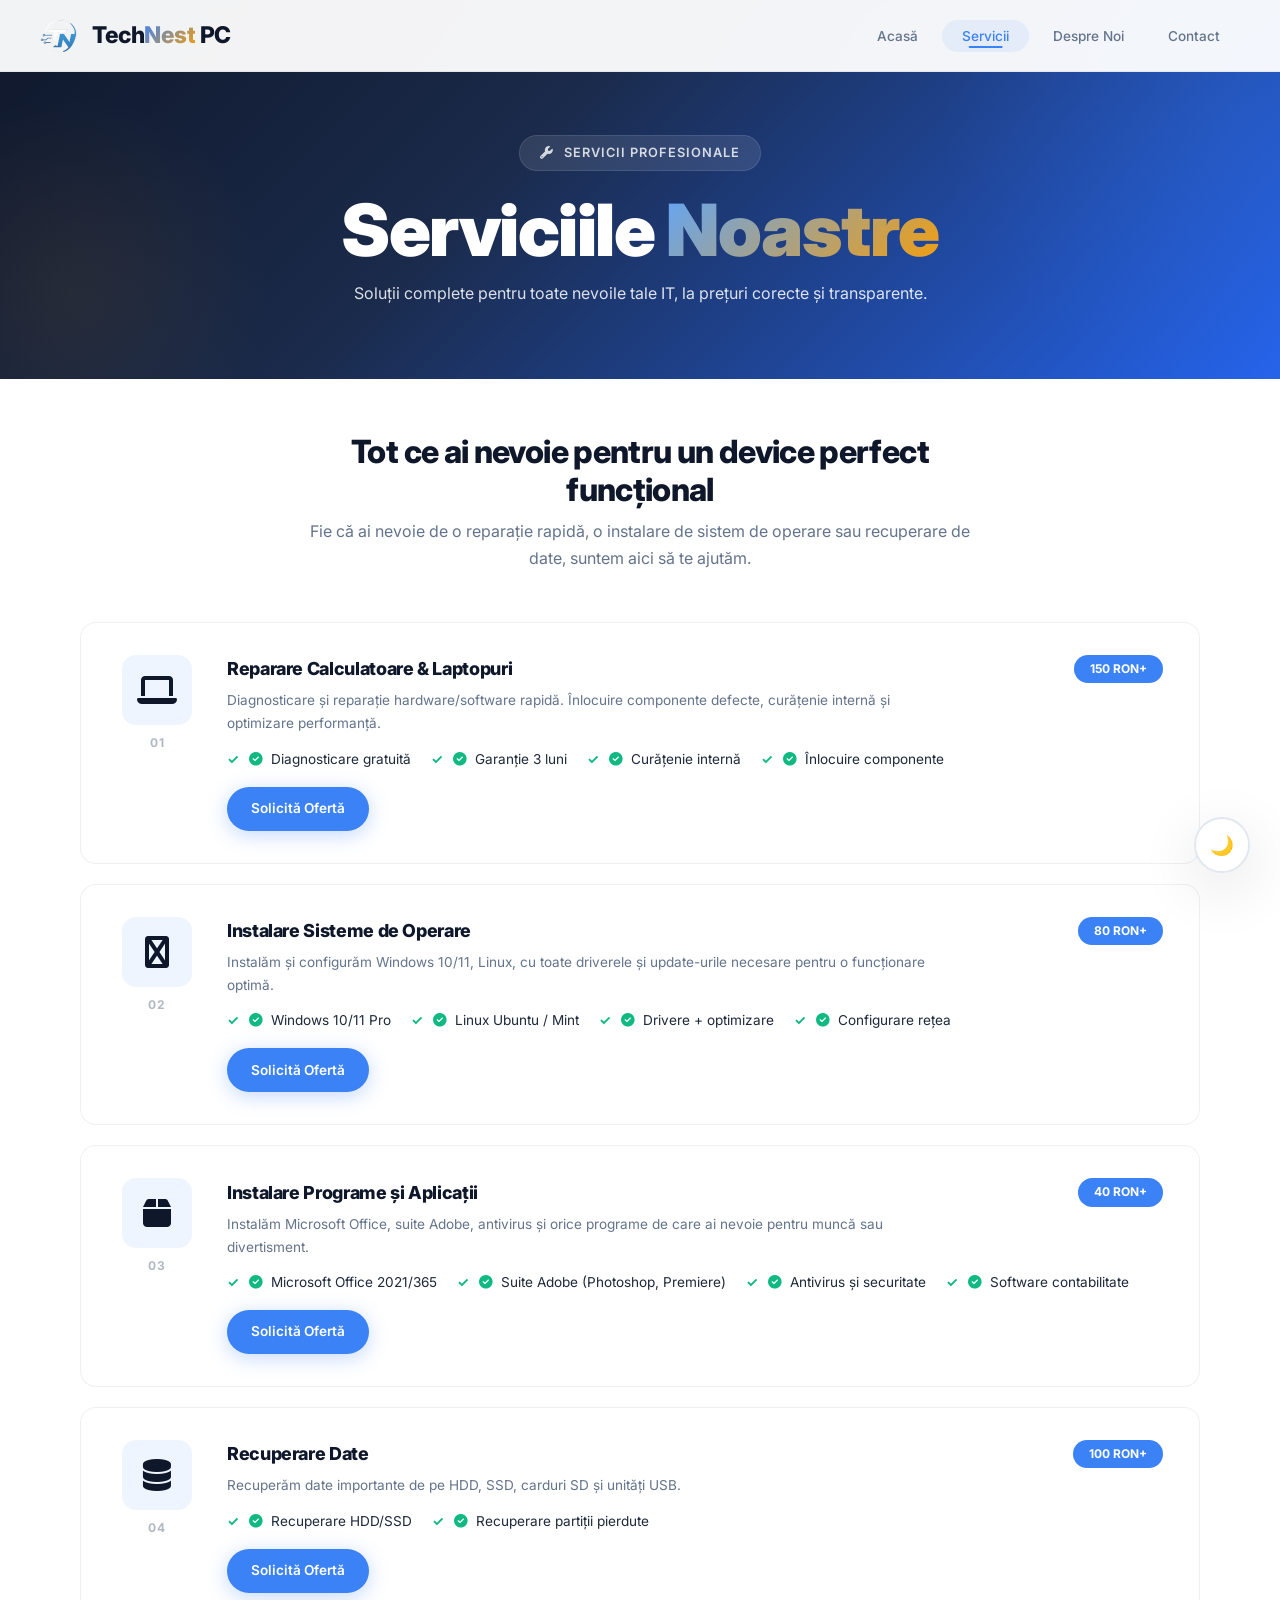
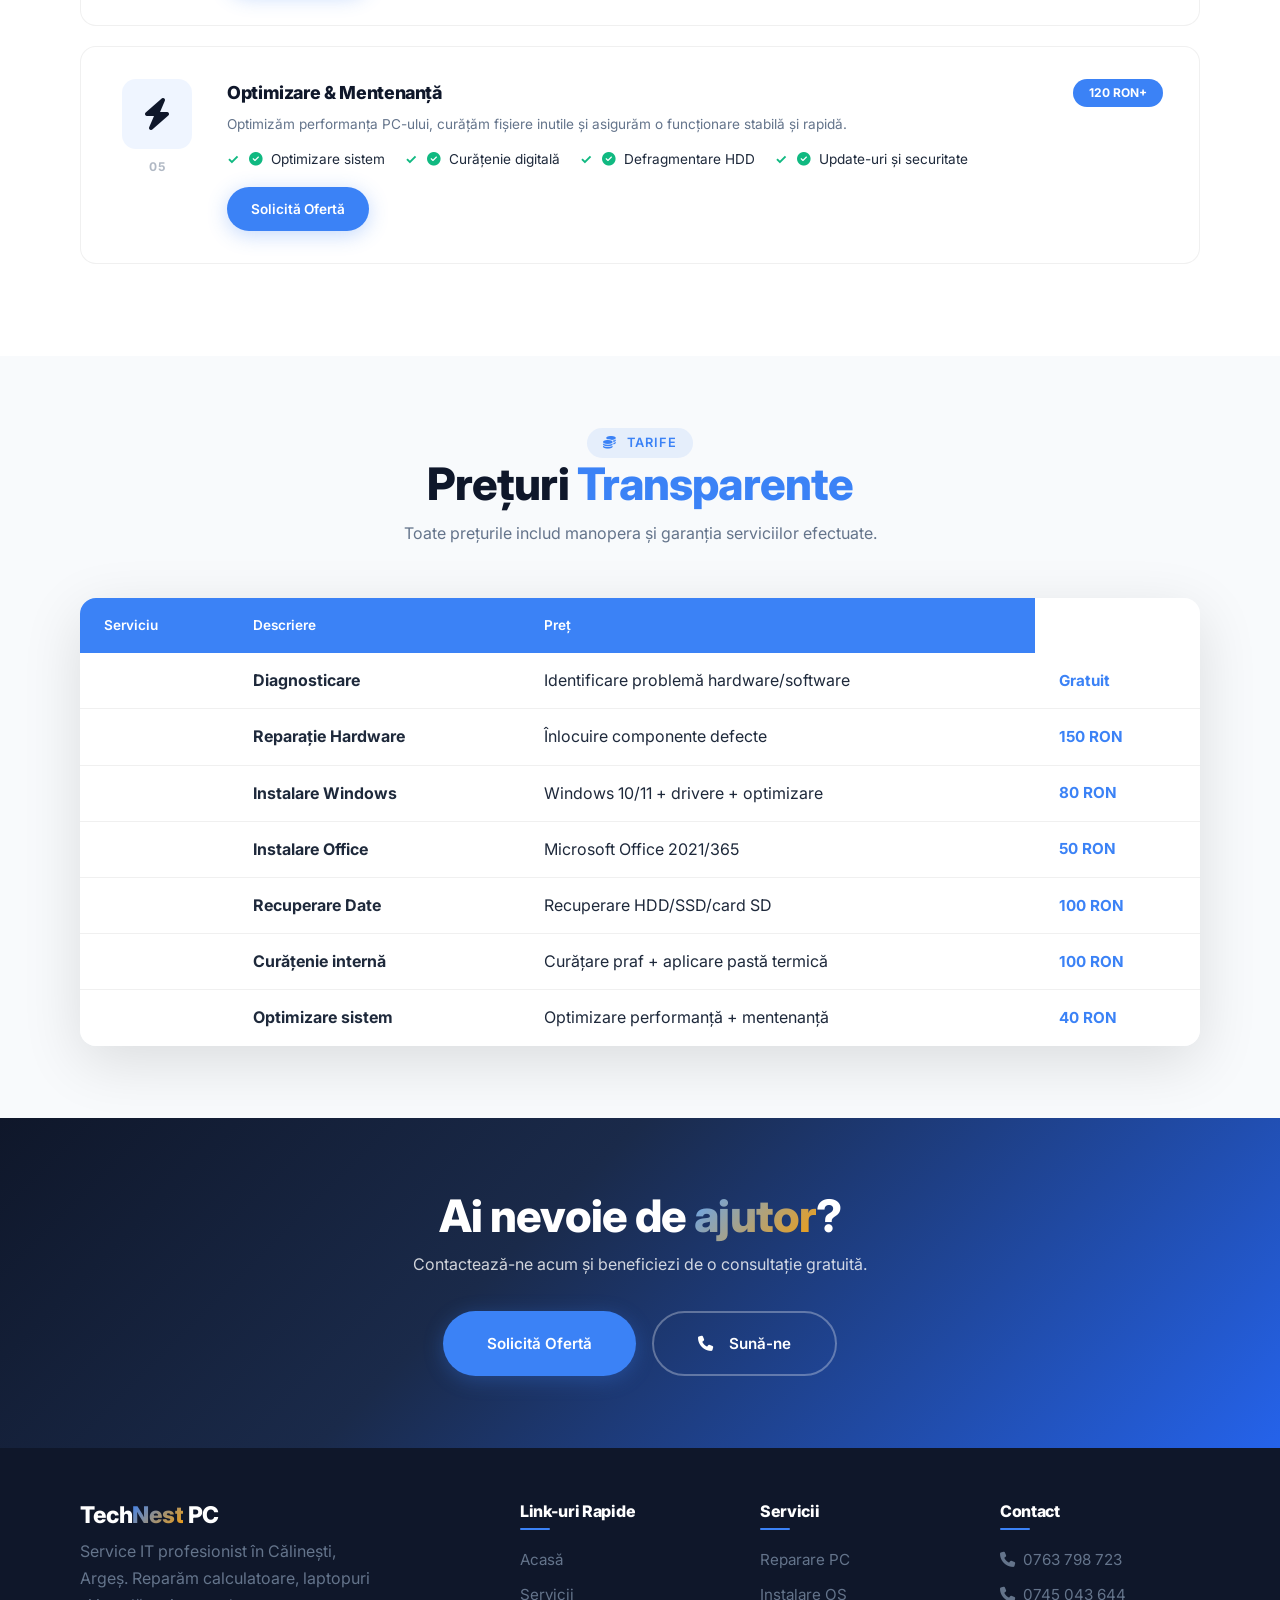
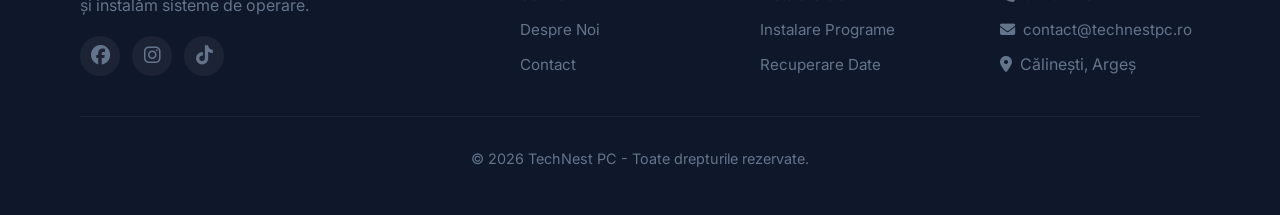
<file: services.html>
<!DOCTYPE html>
<html lang="ro">
<head>
    <meta charset="UTF-8">
    <meta name="viewport" content="width=device-width, initial-scale=1.0">
    <title>Servicii IT Profesionale - TechNest PC</title>
    <meta name="description" content="Servicii IT complete: reparare calculatoare, instalare Windows, Office, recuperare date. Prețuri transparente în Călinești, Argeș.">
    <link rel="stylesheet" href="css/style.css">
    <link rel="icon" href="images/logo.png" type="image/png">
    
    <!-- Font Awesome pentru iconițe -->
    <link rel="stylesheet" href="https://cdnjs.cloudflare.com/ajax/libs/font-awesome/6.5.0/css/all.min.css">
    
    <!-- Preconnect pentru resurse externe -->
    <link rel="preconnect" href="https://fonts.googleapis.com">
    <link rel="preconnect" href="https://fonts.gstatic.com" crossorigin>
    <link rel="canonical" href="https://technestpc.ro/services.html" />

</head>
<body>

    <!-- ===== OVERLAY MOBILE ===== -->
    <div class="nav-overlay" id="navOverlay" aria-hidden="true"></div>

    <!-- ===== HEADER ===== -->
    <header id="header" role="banner">
        <div class="container">
            <a href="index.html" class="logo" aria-label="TechNest PC - Acasă">
                <img src="images/logo.png" alt="TechNest PC Logo" width="40" height="40" loading="lazy">
                <h1>Tech<span>Nest</span> PC</h1>
            </a>

            <button class="menu-toggle" id="menuToggle" aria-label="Meniu principal" aria-expanded="false">
                <span></span>
                <span></span>
                <span></span>
            </button>

            <nav id="mainNav" role="navigation" aria-label="Meniu principal">
                <ul>
                    <li><a href="index.html">Acasă</a></li>
                    <li><a href="services.html" class="active">Servicii</a></li>
                    <li><a href="about.html">Despre Noi</a></li>
                    <li><a href="contact.html">Contact</a></li>
                </ul>
            </nav>
        </div>
    </header>

    <!-- ===== PAGE HERO ===== -->
    <section class="page-hero" aria-label="Serviciile noastre">
        <div class="container">
            <div class="page-hero-content">
                <span class="hero-badge">
                    <i class="fas fa-wrench" style="margin-right:6px;"></i> Servicii Profesionale
                </span>
                <h1>Serviciile <span>Noastre</span></h1>
                <p>Soluții complete pentru toate nevoile tale IT, la prețuri corecte și transparente.</p>
            </div>
        </div>
    </section>

    <!-- ===== SERVICES LIST ===== -->
    <section class="services-list" aria-label="Lista serviciilor">
        <div class="container">

            <div class="services-list-intro">
                <h2>Tot ce ai nevoie pentru un device perfect funcțional</h2>
                <p>Fie că ai nevoie de o reparație rapidă, o instalare de sistem de operare sau recuperare de date, suntem aici să te ajutăm.</p>
            </div>

            <!-- Service 1 -->
            <div class="service-item" id="reparare">
                <div class="service-item-left">
                    <div class="service-item-icon" aria-hidden="true">
                        <i class="fas fa-laptop"></i>
                    </div>
                    <span class="service-item-number">01</span>
                </div>
                <div class="service-item-right">
                    <div class="service-item-header">
                        <h3>Reparare Calculatoare &amp; Laptopuri</h3>
                        <span class="service-item-price">150 RON+</span>
                    </div>
                    <p>Diagnosticare și reparație hardware/software rapidă. Înlocuire componente defecte, curățenie internă și optimizare performanță.</p>
                    <ul class="service-item-features">
                        <li><i class="fas fa-check-circle" style="color:var(--success);margin-right:8px;"></i>Diagnosticare gratuită</li>
                        <li><i class="fas fa-check-circle" style="color:var(--success);margin-right:8px;"></i>Garanție 3 luni</li>
                        <li><i class="fas fa-check-circle" style="color:var(--success);margin-right:8px;"></i>Curățenie internă</li>
                        <li><i class="fas fa-check-circle" style="color:var(--success);margin-right:8px;"></i>Înlocuire componente</li>
                    </ul>
                    <a href="contact.html" class="btn btn-primary btn-sm">Solicită Ofertă</a>
                </div>
            </div>

            <!-- Service 2 -->
            <div class="service-item" id="os">
                <div class="service-item-left">
                    <div class="service-item-icon" aria-hidden="true">
                        <i class="fas fa-windows"></i>
                    </div>
                    <span class="service-item-number">02</span>
                </div>
                <div class="service-item-right">
                    <div class="service-item-header">
                        <h3>Instalare Sisteme de Operare</h3>
                        <span class="service-item-price">80 RON+</span>
                    </div>
                    <p>Instalăm și configurăm Windows 10/11, Linux, cu toate driverele și update-urile necesare pentru o funcționare optimă.</p>
                    <ul class="service-item-features">
                        <li><i class="fas fa-check-circle" style="color:var(--success);margin-right:8px;"></i>Windows 10/11 Pro</li>
                        <li><i class="fas fa-check-circle" style="color:var(--success);margin-right:8px;"></i>Linux Ubuntu / Mint</li>
                        <li><i class="fas fa-check-circle" style="color:var(--success);margin-right:8px;"></i>Drivere + optimizare</li>
                        <li><i class="fas fa-check-circle" style="color:var(--success);margin-right:8px;"></i>Configurare rețea</li>
                    </ul>
                    <a href="contact.html" class="btn btn-primary btn-sm">Solicită Ofertă</a>
                </div>
            </div>

            <!-- Service 3 -->
            <div class="service-item" id="programe">
                <div class="service-item-left">
                    <div class="service-item-icon" aria-hidden="true">
                        <i class="fas fa-box"></i>
                    </div>
                    <span class="service-item-number">03</span>
                </div>
                <div class="service-item-right">
                    <div class="service-item-header">
                        <h3>Instalare Programe și Aplicații</h3>
                        <span class="service-item-price">40 RON+</span>
                    </div>
                    <p>Instalăm Microsoft Office, suite Adobe, antivirus și orice programe de care ai nevoie pentru muncă sau divertisment.</p>
                    <ul class="service-item-features">
                        <li><i class="fas fa-check-circle" style="color:var(--success);margin-right:8px;"></i>Microsoft Office 2021/365</li>
                        <li><i class="fas fa-check-circle" style="color:var(--success);margin-right:8px;"></i>Suite Adobe (Photoshop, Premiere)</li>
                        <li><i class="fas fa-check-circle" style="color:var(--success);margin-right:8px;"></i>Antivirus și securitate</li>
                        <li><i class="fas fa-check-circle" style="color:var(--success);margin-right:8px;"></i>Software contabilitate</li>
                    </ul>
                    <a href="contact.html" class="btn btn-primary btn-sm">Solicită Ofertă</a>
                </div>
            </div>

            <!-- Service 4 -->
            <div class="service-item" id="recuperare">
                <div class="service-item-left">
                    <div class="service-item-icon" aria-hidden="true">
                        <i class="fas fa-database"></i>
                    </div>
                    <span class="service-item-number">04</span>
                </div>
                <div class="service-item-right">
                    <div class="service-item-header">
                        <h3>Recuperare Date</h3>
                        <span class="service-item-price">100 RON+</span>
                    </div>
                    <p>Recuperăm date importante de pe HDD, SSD, carduri SD și unități USB.</p>
                    <ul class="service-item-features">
                        <li><i class="fas fa-check-circle" style="color:var(--success);margin-right:8px;"></i>Recuperare HDD/SSD</li>
                        <li><i class="fas fa-check-circle" style="color:var(--success);margin-right:8px;"></i>Recuperare partiții pierdute</li>
                    </ul>
                    <a href="contact.html" class="btn btn-primary btn-sm">Solicită Ofertă</a>
                </div>
            </div>

           

            <!-- Service 5 -->
            <div class="service-item" id="optimizare">
                <div class="service-item-left">
                    <div class="service-item-icon" aria-hidden="true">
                        <i class="fas fa-bolt"></i>
                    </div>
                    <span class="service-item-number">05</span>
                </div>
                <div class="service-item-right">
                    <div class="service-item-header">
                        <h3>Optimizare &amp; Mentenanță</h3>
                        <span class="service-item-price">120 RON+</span>
                    </div>
                    <p>Optimizăm performanța PC-ului, curățăm fișiere inutile și asigurăm o funcționare stabilă și rapidă.</p>
                    <ul class="service-item-features">
                        <li><i class="fas fa-check-circle" style="color:var(--success);margin-right:8px;"></i>Optimizare sistem</li>
                        <li><i class="fas fa-check-circle" style="color:var(--success);margin-right:8px;"></i>Curățenie digitală</li>
                        <li><i class="fas fa-check-circle" style="color:var(--success);margin-right:8px;"></i>Defragmentare HDD</li>
                        <li><i class="fas fa-check-circle" style="color:var(--success);margin-right:8px;"></i>Update-uri și securitate</li>
                    </ul>
                    <a href="contact.html" class="btn btn-primary btn-sm">Solicită Ofertă</a>
                </div>
            </div>

        </div>
    </section>

    <!-- ===== PRICING SECTION ===== -->
    <section class="pricing-section" aria-label="Tabel prețuri">
        <div class="container">
            <div class="section-header">
                <span class="section-tag">
                    <i class="fas fa-coins" style="margin-right:6px;"></i> Tarife
                </span>
                <h2>Prețuri <span>Transparente</span></h2>
                <p>Toate prețurile includ manopera și garanția serviciilor efectuate.</p>
            </div>
            <div class="pricing-table-wrapper">
                <table class="pricing-table">
                    <thead>
                        <tr>
                            <th>Serviciu</th>
                            <th>Descriere</th>
                            <th>Preț</th>
                        </tr>
                    </thead>
                    <tbody>
                        <tr>
                            <td><strong>Diagnosticare</strong></td>
                            <td>Identificare problemă hardware/software</td>
                            <td class="price-col">Gratuit</td>
                        </tr>
                        <tr>
                            <td><strong>Reparație Hardware</strong></td>
                            <td>Înlocuire componente defecte</td>
                            <td class="price-col">150 RON</td>
                        </tr>
                        <tr>
                            <td><strong>Instalare Windows</strong></td>
                            <td>Windows 10/11 + drivere + optimizare</td>
                            <td class="price-col">80 RON</td>
                        </tr>
                        <tr>
                            <td><strong>Instalare Office</strong></td>
                            <td>Microsoft Office 2021/365</td>
                            <td class="price-col">50 RON</td>
                        </tr>
                        <tr>
                            <td><strong>Recuperare Date</strong></td>
                            <td>Recuperare HDD/SSD/card SD</td>
                            <td class="price-col">100 RON</td>
                        </tr>
                        
                        <tr>
                            <td><strong>Curățenie internă</strong></td>
                            <td>Curățare praf + aplicare pastă termică</td>
                            <td class="price-col">100 RON</td>
                        </tr>
                        <tr>
                            <td><strong>Optimizare sistem</strong></td>
                            <td>Optimizare performanță + mentenanță</td>
                            <td class="price-col">40 RON</td>
                        </tr>
                    </tbody>
                </table>
            </div>
        </div>
    </section>

    <!-- ===== CTA SECTION ===== -->
    <section class="cta-section" aria-label="Apel la acțiune">
        <div class="container">
            <div class="cta-content">
                <h2>Ai nevoie de <span>ajutor</span>?</h2>
                <p>Contactează-ne acum și beneficiezi de o consultație gratuită.</p>
                <div class="cta-buttons">
                    <a href="contact.html" class="btn btn-primary btn-lg">Solicită Ofertă</a>
                    <a href="tel:0763798273" class="btn btn-outline-light btn-lg">
                        <i class="fas fa-phone" style="margin-right:8px;"></i> Sună-ne
                    </a>
                </div>
            </div>
        </div>
    </section>

    <!-- ===== FOOTER ===== -->
    <footer role="contentinfo">
        <div class="container">
            <div class="footer-grid">
                <div class="footer-brand">
                    <h3>Tech<span>Nest</span> PC</h3>
                    <p>Service IT profesionist în Călinești, Argeș. Reparăm calculatoare, laptopuri și instalăm sisteme de operare.</p>
                    <div class="footer-social">
                         <!-- Facebook -->
                        <a href="https://www.facebook.com/profile.php?id=61592462723952" target="_blank" aria-label="Facebook">
                            <i class="fab fa-facebook"></i>
                        </a>
                        <a href="https://www.instagram.com/technest_pc" target="_blank" aria-label="Instagram" rel="noopener noreferrer">
                            <i class="fab fa-instagram"></i>
                        </a>
                        <a href="https://www.tiktok.com/@technestpc.ro" target="_blank" aria-label="TikTok" rel="noopener noreferrer">
                            <i class="fab fa-tiktok"></i>
                        </a>
                        
                    </div>
                </div>
                <div>
                    <h4>Link-uri Rapide</h4>
                    <ul>
                        <li><a href="index.html">Acasă</a></li>
                        <li><a href="services.html">Servicii</a></li>
                        <li><a href="about.html">Despre Noi</a></li>
                        <li><a href="contact.html">Contact</a></li>
                    </ul>
                </div>
                <div>
                    <h4>Servicii</h4>
                    <ul>
                        <li><a href="services.html#reparare">Reparare PC</a></li>
                        <li><a href="services.html#os">Instalare OS</a></li>
                        <li><a href="services.html#programe">Instalare Programe</a></li>
                        <li><a href="services.html#recuperare">Recuperare Date</a></li>
                    </ul>
                </div>
                <div>
                    <h4>Contact</h4>
                    <ul>
                        <li><a href="tel:0763798723"><i class="fas fa-phone" style="margin-right:8px;"></i>0763 798 723</a></li>
                        <li><a href="tel:0745043644"><i class="fas fa-phone" style="margin-right:8px;"></i>0745 043 644</a></li>
                        <li><a href="mailto:contact@technestpc.ro"><i class="fas fa-envelope" style="margin-right:8px;"></i>contact@technestpc.ro</a></li>
                        <li><i class="fas fa-location-dot" style="margin-right:8px;"></i>Călinești, Argeș</li>
                    </ul>
                </div>
            </div>
            <div class="footer-bottom">
                <p>&copy; <span id="currentYear">2026</span> TechNest PC - Toate drepturile rezervate.</p>
            </div>
        </div>
    </footer>

    <!-- ===== THEME TOGGLE ===== -->
    <button class="theme-toggle" id="themeToggle" aria-label="Schimbă tema">
        <span class="icon-sun">☀️</span>
        <span class="icon-moon">🌙</span>
    </button>

    <!-- ===== BACK TO TOP ===== -->
    <button class="back-to-top" id="backToTop" aria-label="Înapoi sus">↑</button>

    <!-- ===== JAVASCRIPT ===== -->
    <script src="js/main.js"></script>
</body>
</html>
</file>
<file: css/style.css>
@import url('https://fonts.googleapis.com/css2?family=Inter:wght@300;400;500;600;700;800;900&display=swap');


/* ---------- VARIABILE ---------- */
:root {
    --primary: #0f172a;
    --secondary: #3b82f6;
    --secondary-dark: #2563eb;
    --secondary-light: #60a5fa;
    --accent: #f59e0b;
    --success: #10b981;
    --danger: #ef4444;
    
    --bg-primary: #ffffff;
    --bg-secondary: #f8fafc;
    --bg-card: #ffffff;
    --bg-header: rgba(255, 255, 255, 0.95);
    --bg-footer: #0f172a;
    
    --text-primary: #0f172a;
    --text-secondary: #1e293b;
    --text-muted: #64748b;
    --text-white: #ffffff;
    
    --border-color: #e2e8f0;
    --border-light: rgba(0, 0, 0, 0.06);
    
    --shadow-sm: 0 2px 8px rgba(0,0,0,0.06);
    --shadow: 0 4px 24px rgba(0,0,0,0.08);
    --shadow-md: 0 8px 40px rgba(0,0,0,0.10);
    --shadow-lg: 0 16px 60px rgba(0,0,0,0.12);
    --shadow-xl: 0 24px 80px rgba(0,0,0,0.15);
    
    --radius: 16px;
    --radius-sm: 10px;
    --transition: all 0.4s cubic-bezier(0.4, 0, 0.2, 1);
    
    --hero-gradient: linear-gradient(135deg, #0f172a 0%, #1a2a4a 40%, #2563eb 100%);
}

[data-theme="dark"] {
    --bg-primary: #0a0f1e;
    --bg-secondary: #111827;
    --bg-card: #1a2332;
    --bg-header: rgba(10, 15, 30, 0.95);
    --bg-footer: #05080f;
    
    --text-primary: #f1f5f9;
    --text-secondary: #e2e8f0;
    --text-muted: #94a3b8;
    
    --border-color: #2a3a52;
    --border-light: rgba(255, 255, 255, 0.06);
    
    --shadow-sm: 0 2px 8px rgba(0,0,0,0.3);
    --shadow: 0 4px 24px rgba(0,0,0,0.4);
    --shadow-md: 0 8px 40px rgba(0,0,0,0.5);
    --shadow-lg: 0 16px 60px rgba(0,0,0,0.6);
    --shadow-xl: 0 24px 80px rgba(0,0,0,0.7);
}

/* ---------- RESET ---------- */
* { margin: 0; padding: 0; box-sizing: border-box; }
html { scroll-behavior: smooth; }
body {
    font-family: 'Inter', -apple-system, BlinkMacSystemFont, sans-serif;
    color: var(--text-primary);
    background: var(--bg-primary);
    line-height: 1.7;
    transition: background 0.4s ease, color 0.4s ease;
    overflow-x: hidden;
    -webkit-font-smoothing: antialiased;
    -moz-osx-font-smoothing: grayscale;
}

.container {
    max-width: 1200px;
    margin: 0 auto;
    padding: 0 clamp(20px, 5vw, 40px);
}

/* ---------- TIPOGRAFIE ---------- */
h1, h2, h3, h4 {
    font-weight: 800;
    line-height: 1.2;
    letter-spacing: -0.02em;
    color: var(--text-primary);
}
h2 { font-size: clamp(2rem, 4vw, 2.8rem); margin-bottom: 0.5rem; }
h3 { font-size: clamp(1.1rem, 1.5vw, 1.3rem); margin-bottom: 0.5rem; }
p { color: var(--text-muted); margin-bottom: 1rem; }

/* ---------- BUTOANE ---------- */
.btn {
    display: inline-flex;
    align-items: center;
    justify-content: center;
    padding: 14px 32px;
    border-radius: 50px;
    font-weight: 600;
    font-size: clamp(0.85rem, 1vw, 0.95rem);
    cursor: pointer;
    transition: var(--transition);
    text-decoration: none;
    border: none;
    gap: 8px;
    min-height: 54px;
    position: relative;
    overflow: hidden;
}

.btn-primary {
    background: var(--secondary);
    color: white;
    box-shadow: 0 4px 20px rgba(59, 130, 246, 0.3);
}
.btn-primary::before {
    content: '';
    position: absolute;
    top: 0;
    left: -100%;
    width: 100%;
    height: 100%;
    background: linear-gradient(90deg, transparent, rgba(255,255,255,0.2), transparent);
    transition: 0.6s;
}
.btn-primary:hover::before {
    left: 100%;
}
.btn-primary:hover {
    background: var(--secondary-dark);
    transform: translateY(-3px);
    box-shadow: 0 8px 35px rgba(59, 130, 246, 0.4);
}
.btn-primary:active {
    transform: scale(0.96);
}

.btn-secondary {
    background: var(--bg-secondary);
    color: var(--text-primary);
    box-shadow: var(--shadow);
    border: 1px solid var(--border-color);
}
.btn-secondary:hover {
    background: var(--bg-hover);
    color: var(--text-primary);
    box-shadow: var(--shadow-md);
    transform: translateY(-3px);
}

.btn-outline {
    background: transparent;
    color: var(--secondary);
    border: 2px solid var(--secondary);
    box-shadow: none;
}
.btn-outline:hover {
    background: var(--secondary);
    color: white;
    box-shadow: 0 8px 30px rgba(59, 130, 246, 0.3);
    transform: translateY(-3px);
}

.btn-outline-light {
    background: transparent;
    color: white;
    border: 2px solid rgba(255, 255, 255, 0.3);
}
.btn-outline-light:hover {
    background: white;
    color: var(--primary);
    border-color: white;
    transform: translateY(-3px);
}

.btn-lg { padding: 18px 44px; font-size: clamp(0.95rem, 1.1vw, 1.05rem); min-height: 62px; }
.btn-sm { padding: 10px 24px; font-size: 0.85rem; min-height: 44px; }
.btn-full { width: 100%; justify-content: center; }

/* ---------- HEADER ---------- */
header {
    position: fixed;
    top: 0;
    left: 0;
    right: 0;
    z-index: 1000;
    background: var(--bg-header);
    backdrop-filter: blur(20px);
    -webkit-backdrop-filter: blur(20px);
    border-bottom: 1px solid var(--border-light);
    padding: 0 clamp(20px, 5vw, 40px);
    transition: var(--transition);
    height: 72px;
    display: flex;
    align-items: center;
}
header.scrolled { box-shadow: var(--shadow); }
header .container {
    display: flex;
    justify-content: space-between;
    align-items: center;
    padding: 0;
    width: 100%;
}

.logo {
    display: flex;
    align-items: center;
    gap: 12px;
    text-decoration: none;
    flex-shrink: 0;
}

.logo-header {
    height: clamp(32px, 4vh, 40px);
    width: auto;
    animation: logoBounce 3s ease-in-out infinite;
    transform-origin: center;
}
@keyframes logoBounce {
    0%, 100% { transform: scale(1) rotate(0deg); }
    20% { transform: scale(1.08) rotate(-4deg); }
    40% { transform: scale(0.96) rotate(2deg); }
    60% { transform: scale(1.04) rotate(-2deg); }
    80% { transform: scale(0.98) rotate(1deg); }
}
.logo:hover .logo-header {
    animation-play-state: paused;
    transform: rotate(-8deg) scale(1.08);
}

.logo h1 { 
    font-size: clamp(1.2rem, 1.8vw, 1.5rem); 
    color: var(--text-primary);
    transition: transform 0.3s ease;
}
.logo:hover h1 { transform: translateX(4px); }
.logo h1 span { 
    background: linear-gradient(135deg, var(--secondary), var(--accent));
    -webkit-background-clip: text;
    -webkit-text-fill-color: transparent;
    background-clip: text;
}

nav ul {
    display: flex;
    align-items: center;
    gap: 4px;
    list-style: none;
}
nav ul li a {
    padding: 8px 20px;
    color: var(--text-muted);
    text-decoration: none;
    font-weight: 500;
    border-radius: 50px;
    transition: var(--transition);
    position: relative;
    font-size: clamp(0.85rem, 0.9vw, 0.95rem);
}
nav ul li a::after {
    content: '';
    position: absolute;
    bottom: 4px;
    left: 50%;
    transform: translateX(-50%);
    width: 0;
    height: 2px;
    background: var(--secondary);
    border-radius: 50px;
    transition: width 0.3s ease;
}
nav ul li a:hover::after,
nav ul li a.active::after { width: 40%; }
nav ul li a:hover { 
    color: var(--text-primary); 
    background: var(--bg-secondary);
    transform: translateY(-1px);
}
nav ul li a.active { 
    color: var(--secondary); 
    background: rgba(59, 130, 246, 0.08);
    transform: translateY(-1px);
}

.menu-toggle { 
    display: none; 
    flex-direction: column; 
    gap: 5px; 
    background: none; 
    border: none; 
    cursor: pointer; 
    padding: 8px;
    z-index: 1001;
    min-height: 44px;
    min-width: 44px;
}
.menu-toggle span { 
    display: block; 
    width: 28px; 
    height: 3px; 
    background: var(--text-primary); 
    border-radius: 50px; 
    transition: var(--transition);
}
.menu-toggle.active span:nth-child(1) { transform: rotate(45deg) translate(5px, 6px); }
.menu-toggle.active span:nth-child(2) { opacity: 0; transform: scaleX(0); }
.menu-toggle.active span:nth-child(3) { transform: rotate(-45deg) translate(5px, -6px); }

.nav-overlay { display: none; position: fixed; inset: 0; background: rgba(0,0,0,0.5); z-index: 999; }
.nav-overlay.active { display: block; }

/* ---------- HERO ---------- */
.hero {
    background: var(--hero-gradient);
    padding: clamp(120px, 15vh, 160px) 0 clamp(60px, 8vh, 100px);
    min-height: 100vh;
    display: flex;
    align-items: center;
    position: relative;
    overflow: hidden;
}
.hero::before,
.hero::after {
    content: '';
    position: absolute;
    border-radius: 50%;
    pointer-events: none;
    animation: float 20s ease-in-out infinite;
}
.hero::before {
    top: -50%;
    right: -20%;
    width: 800px;
    height: 800px;
    background: radial-gradient(circle, rgba(59, 130, 246, 0.15), transparent 70%);
}
.hero::after {
    bottom: -30%;
    left: -10%;
    width: 600px;
    height: 600px;
    background: radial-gradient(circle, rgba(245, 158, 11, 0.08), transparent 70%);
    animation: float 25s ease-in-out infinite reverse;
}
@keyframes float {
    0%, 100% { transform: translate(0, 0) scale(1); }
    33% { transform: translate(30px, -30px) scale(1.05); }
    66% { transform: translate(-20px, 20px) scale(0.95); }
}

.hero .container {
    display: grid;
    grid-template-columns: 1fr 1fr;
    gap: clamp(40px, 6vw, 60px);
    align-items: center;
    position: relative;
    z-index: 2;
}

.hero-content h2 {
    font-size: clamp(2.5rem, 5vw, 3.8rem);
    color: white;
    line-height: 1.05;
    margin-bottom: 1.2rem;
}
.hero-content h2 span {
    background: linear-gradient(135deg, var(--secondary-light), var(--accent));
    -webkit-background-clip: text;
    -webkit-text-fill-color: transparent;
    background-clip: text;
}
.hero-content p {
    font-size: clamp(1rem, 1.2vw, 1.2rem);
    color: rgba(255,255,255,0.8);
    max-width: 500px;
    margin-bottom: 2rem;
}

.hero-buttons { 
    display: flex; 
    gap: 16px; 
    flex-wrap: wrap; 
    margin-bottom: 3rem;
}

.hero-stats {
    display: grid;
    grid-template-columns: repeat(3, 1fr);
    gap: clamp(20px, 3vw, 30px);
    padding-top: 2rem;
    border-top: 1px solid rgba(255,255,255,0.1);
}
.stat-item .stat-number {
    display: block;
    font-size: clamp(1.8rem, 2.5vw, 2.2rem);
    font-weight: 900;
    color: white;
}
.stat-item .stat-label {
    color: rgba(255,255,255,0.6);
    font-size: clamp(0.8rem, 0.9vw, 0.9rem);
}

.hero-image-wrapper {
    position: relative;
    display: flex;
    justify-content: center;
    align-items: center;
}

.hero-logo {
    max-width: 70%;
    height: auto;
    animation: bounceLogo 3s ease-in-out infinite;
    filter: drop-shadow(0 30px 80px rgba(0,0,0,0.3));
}
@keyframes bounceLogo {
    0%, 100% { transform: translateY(0) scale(1); }
    50% { transform: translateY(-20px) scale(1.02); }
}

/* ---------- SECTION HEADER ---------- */
.section-header {
    text-align: center;
    max-width: 700px;
    margin: 0 auto clamp(2rem, 4vw, 3.5rem);
}
.section-tag {
    display: inline-block;
    padding: 4px 16px;
    background: rgba(59, 130, 246, 0.1);
    color: var(--secondary);
    border-radius: 50px;
    font-size: 0.8rem;
    font-weight: 600;
    text-transform: uppercase;
    letter-spacing: 1px;
    transition: all 0.3s ease;
}
.section-tag:hover {
    transform: scale(1.05);
    background: rgba(59, 130, 246, 0.2);
}
.section-header h2 { margin-bottom: 0.5rem; }
.section-header h2 span { color: var(--secondary); }
.section-header p { color: var(--text-muted); font-size: clamp(1rem, 1.1vw, 1.1rem); }

/* ---------- SERVICES SECTION (INDEX) ---------- */
.services {
    padding: clamp(60px, 8vh, 80px) 0;
    background: var(--bg-secondary);
}
.services h2 { text-align: center; }
.services .subtitle {
    text-align: center;
    max-width: 600px;
    margin: -1rem auto 3rem;
    font-size: 1.1rem;
    color: var(--text-muted);
}

.service-grid {
    display: grid;
    grid-template-columns: repeat(auto-fit, minmax(250px, 1fr));
    gap: clamp(20px, 3vw, 30px);
}

.service-card {
    background: var(--bg-card);
    padding: clamp(28px, 3vw, 40px) clamp(20px, 2.5vw, 30px);
    border-radius: var(--radius);
    border: 1px solid var(--border-light);
    transition: var(--transition);
    text-align: center;
    position: relative;
    overflow: hidden;
    box-shadow: var(--shadow);
}
.service-card::before {
    content: '';
    position: absolute;
    top: 0;
    left: 0;
    right: 0;
    height: 4px;
    background: linear-gradient(90deg, var(--secondary), var(--accent));
    transform: scaleX(0);
    transition: transform 0.6s ease;
}
.service-card:hover::before { transform: scaleX(1); }
.service-card::after {
    content: '';
    position: absolute;
    inset: 0;
    border-radius: var(--radius);
    background: linear-gradient(135deg, var(--secondary), var(--accent));
    opacity: 0;
    transition: opacity 0.5s ease;
    pointer-events: none;
}
.service-card:hover::after { opacity: 0.03; }
.service-card:hover {
    transform: translateY(-8px);
    box-shadow: var(--shadow-xl);
    border-color: var(--secondary);
}

.service-card .icon { 
    font-size: clamp(2.8rem, 3.5vw, 3.5rem); 
    display: block; 
    margin-bottom: 1rem;
    transition: transform 0.4s ease;
}
.service-card:hover .icon { transform: scale(1.15) rotate(-5deg); }
.service-card h3 { font-size: clamp(1rem, 1.2vw, 1.25rem); margin-bottom: 0.5rem; color: var(--text-primary); }
.service-card p { font-size: clamp(0.85rem, 0.9vw, 0.95rem); color: var(--text-muted); margin-bottom: 0; }
.service-card .price-tag {
    display: inline-block;
    margin-top: 1.2rem;
    padding: 6px 20px;
    background: var(--bg-secondary);
    border-radius: 50px;
    font-weight: 700;
    color: var(--secondary);
    font-size: 0.9rem;
    border: 1px solid var(--border-color);
    transition: var(--transition);
}
.service-card:hover .price-tag {
    background: var(--secondary);
    color: white;
    border-color: var(--secondary);
    transform: scale(1.05);
}

/* ---------- ABOUT SECTION (INDEX) ---------- */
.about {
    padding: clamp(60px, 8vh, 80px) 0;
    background: var(--bg-primary);
}
.about .container {
    display: grid;
    grid-template-columns: 1fr 1fr;
    gap: clamp(40px, 6vw, 60px);
    align-items: center;
}

.about-image {
    position: relative;
}
.about-image::before {
    content: '';
    position: absolute;
    inset: -20px;
    border-radius: var(--radius);
    background: linear-gradient(135deg, var(--secondary), var(--accent));
    opacity: 0.08;
    transform: rotate(-3deg);
    transition: transform 0.6s ease;
}
.about-image:hover::before { transform: rotate(0deg); }

.about-logo {
    width: 100%;
    max-width: 500px;
    height: auto;
    border-radius: var(--radius);
    box-shadow: var(--shadow-lg);
    position: relative;
    z-index: 1;
    transition: transform 0.6s ease;
}
.about-logo:hover { transform: scale(1.02); }

.about-content h2 { font-size: clamp(2rem, 3vw, 2.5rem); margin-bottom: 1rem; }
.about-content p { font-size: clamp(0.95rem, 1.05vw, 1.05rem); }

.features {
    display: grid;
    grid-template-columns: 1fr 1fr;
    gap: 8px;
    margin: 1.5rem 0;
}
.feature-item {
    display: flex;
    align-items: center;
    gap: 10px;
    padding: 8px 0;
    font-weight: 500;
    color: var(--text-secondary);
}
.feature-item .check {
    color: var(--success);
    font-weight: 900;
    font-size: 1.2rem;
}

/* ---------- CONTACT SECTION (INDEX) ---------- */
.contact {
    padding: clamp(60px, 8vh, 80px) 0;
    background: var(--bg-secondary);
}
.contact h2 { text-align: center; }
.contact .subtitle {
    text-align: center;
    max-width: 600px;
    margin: -1rem auto 3rem;
}

.contact-grid {
    display: grid;
    grid-template-columns: 1fr 1fr;
    gap: clamp(30px, 5vw, 60px);
}

.contact-form {
    background: var(--bg-card);
    padding: clamp(30px, 4vw, 40px);
    border-radius: var(--radius);
    border: 1px solid var(--border-light);
    box-shadow: var(--shadow-sm);
    transition: var(--transition);
}
.contact-form:hover { box-shadow: var(--shadow-md); }

.form-group { margin-bottom: 20px; }
.form-group label {
    display: block;
    font-weight: 600;
    margin-bottom: 6px;
    font-size: 0.9rem;
    color: var(--text-secondary);
}
.form-group .required { color: var(--danger); margin-left: 2px; }
.form-group input,
.form-group select,
.form-group textarea {
    width: 100%;
    padding: 12px 16px;
    border: 2px solid var(--border-color);
    border-radius: var(--radius-sm);
    font-size: 1rem;
    background: var(--bg-primary);
    color: var(--text-primary);
    transition: var(--transition);
    font-family: inherit;
    min-height: 48px;
}
.form-group input:focus,
.form-group select:focus,
.form-group textarea:focus {
    border-color: var(--secondary);
    outline: none;
    box-shadow: 0 0 0 4px rgba(59, 130, 246, 0.08);
}
.form-group textarea { resize: vertical; min-height: 120px; }
.form-note {
    text-align: center;
    font-size: 0.85rem;
    color: var(--text-muted);
    margin-top: 1rem;
}

.contact-info {
    display: flex;
    flex-direction: column;
    gap: 16px;
}
.info-card {
    background: var(--bg-card);
    padding: 24px 28px;
    border-radius: var(--radius-sm);
    border: 1px solid var(--border-light);
    transition: var(--transition);
    position: relative;
    overflow: hidden;
}
.info-card::before {
    content: '';
    position: absolute;
    top: 0;
    left: 0;
    width: 4px;
    height: 100%;
    background: linear-gradient(180deg, var(--secondary), var(--accent));
    transform: scaleY(0);
    transition: transform 0.4s ease;
}
.info-card:hover::before { transform: scaleY(1); }
.info-card:hover {
    border-color: var(--secondary);
    box-shadow: var(--shadow-sm);
    transform: translateX(4px);
}
.info-card .info-icon { font-size: 1.8rem; display: block; margin-bottom: 0.3rem; }
.info-card h4 { font-size: 1rem; margin-bottom: 2px; }
.info-card p { margin-bottom: 0; font-size: 0.95rem; }
.info-card a { color: var(--secondary); text-decoration: none; font-weight: 500; }
.info-card a:hover { color: var(--secondary-dark); }
.info-card .small { font-size: 0.85rem; color: var(--text-muted); }

/* ---------- FOOTER ---------- */
footer {
    background: var(--bg-footer);
    color: var(--text-muted);
    padding: clamp(40px, 6vh, 60px) 0 clamp(20px, 3vh, 30px);
}
.footer-grid {
    display: grid;
    grid-template-columns: 2fr 1fr 1fr 1fr;
    gap: clamp(30px, 4vw, 40px);
    padding-bottom: 30px;
    border-bottom: 1px solid rgba(255,255,255,0.05);
}
.footer-brand h3 {
    color: white;
    font-size: clamp(1.3rem, 1.8vw, 1.5rem);
    margin-bottom: 0.5rem;
}
.footer-brand h3 span { 
    background: linear-gradient(135deg, var(--secondary), var(--accent));
    -webkit-background-clip: text;
    -webkit-text-fill-color: transparent;
    background-clip: text;
}
.footer-brand p { color: var(--text-muted); max-width: 300px; }

.footer-social { display: flex; gap: 12px; margin-top: 1rem; }
.footer-social a {
    display: flex;
    align-items: center;
    justify-content: center;
    width: 40px;
    height: 40px;
    background: rgba(255,255,255,0.05);
    border-radius: 50%;
    color: var(--text-muted);
    text-decoration: none;
    transition: all 0.3s cubic-bezier(0.34, 1.56, 0.64, 1);
    font-size: 1.2rem;
}
.footer-social a:hover {
    background: var(--secondary);
    color: white;
    transform: translateY(-4px) scale(1.1);
    box-shadow: 0 4px 20px rgba(59, 130, 246, 0.3);
}

footer h4 {
    color: white;
    font-size: 1rem;
    margin-bottom: 1rem;
    position: relative;
}
footer h4::after {
    content: '';
    display: block;
    width: 30px;
    height: 2px;
    background: var(--secondary);
    border-radius: 50px;
    margin-top: 6px;
}
footer ul { list-style: none; }
footer ul li { margin-bottom: 8px; }
footer ul li a {
    color: var(--text-muted);
    text-decoration: none;
    transition: var(--transition);
    font-size: 0.95rem;
}
footer ul li a:hover { color: white; padding-left: 4px; }

.footer-bottom {
    text-align: center;
    padding-top: 30px;
    color: var(--text-muted);
    font-size: 0.9rem;
}

/* ---------- THEME TOGGLE ---------- */
.theme-toggle {
    position: fixed;
    bottom: clamp(20px, 3vh, 30px);
    right: clamp(20px, 3vw, 30px);
    z-index: 9999;
    width: clamp(48px, 5vw, 56px);
    height: clamp(48px, 5vw, 56px);
    border-radius: 50%;
    background: var(--bg-card);
    color: var(--text-primary);
    border: 2px solid var(--border-color);
    box-shadow: var(--shadow-lg);
    cursor: pointer;
    font-size: clamp(1.2rem, 1.5vw, 1.5rem);
    transition: var(--transition);
    display: flex;
    align-items: center;
    justify-content: center;
    backdrop-filter: blur(10px);
    -webkit-backdrop-filter: blur(10px);
}
.theme-toggle:hover {
    transform: scale(1.1) rotate(15deg);
    box-shadow: var(--shadow-xl);
}
.theme-toggle .icon-sun { display: none; }
.theme-toggle .icon-moon { display: block; }
[data-theme="dark"] .theme-toggle .icon-sun { display: block; }
[data-theme="dark"] .theme-toggle .icon-moon { display: none; }

/* ---------- BACK TO TOP ---------- */
.back-to-top {
    position: fixed;
    bottom: clamp(80px, 10vh, 100px);
    right: clamp(20px, 3vw, 30px);
    width: clamp(44px, 4.5vw, 50px);
    height: clamp(44px, 4.5vw, 50px);
    border-radius: 50%;
    background: var(--secondary);
    color: white;
    border: none;
    font-size: clamp(1.2rem, 1.5vw, 1.5rem);
    cursor: pointer;
    box-shadow: 0 4px 20px rgba(59, 130, 246, 0.3);
    transition: var(--transition);
    opacity: 0;
    visibility: hidden;
    transform: translateY(20px);
    z-index: 999;
}
.back-to-top.visible {
    opacity: 1;
    visibility: visible;
    transform: translateY(0);
}
.back-to-top:hover {
    transform: translateY(-3px);
    box-shadow: 0 8px 35px rgba(59, 130, 246, 0.5);
}

/* ---------- SCROLLBAR ---------- */
::-webkit-scrollbar { width: 10px; }
::-webkit-scrollbar-track { background: var(--bg-secondary); }
::-webkit-scrollbar-thumb { background: var(--secondary); border-radius: 50px; }
::-webkit-scrollbar-thumb:hover { background: var(--secondary-dark); }

/* ---------- SELECTION ---------- */
::selection { background: var(--secondary); color: white; }

/* ---------- ANIMATIONS ---------- */
@keyframes fadeInUp {
    from { opacity: 0; transform: translateY(30px); }
    to { opacity: 1; transform: translateY(0); }
}
.animate {
    opacity: 0;
    animation: fadeInUp 0.6s ease forwards;
}
.delay-1 { animation-delay: 0.1s; }
.delay-2 { animation-delay: 0.2s; }
.delay-3 { animation-delay: 0.3s; }
.delay-4 { animation-delay: 0.4s; }

/* ---------- NOTIFICATIONS ---------- */
.notification {
    position: fixed;
    top: 100px;
    right: 20px;
    max-width: 400px;
    padding: 16px 24px;
    background: var(--success);
    color: white;
    border-radius: 12px;
    box-shadow: var(--shadow-xl);
    z-index: 9999;
    font-weight: 500;
    animation: slideInRight 0.4s ease;
    cursor: pointer;
}
.notification-error { background: var(--danger); }
@keyframes slideInRight {
    from { opacity: 0; transform: translateX(100px); }
    to { opacity: 1; transform: translateX(0); }
}
@keyframes slideOutRight {
    from { opacity: 1; transform: translateX(0); }
    to { opacity: 0; transform: translateX(100px); }
}

/* ============================================
   PAGINA SERVICII
   ============================================ */

.page-hero {
    background: var(--hero-gradient);
    padding: clamp(120px, 15vh, 180px) 0 clamp(60px, 8vh, 120px);
    text-align: center;
    position: relative;
    overflow: hidden;
}
.page-hero::before,
.page-hero::after {
    content: '';
    position: absolute;
    border-radius: 50%;
    animation: float 20s ease-in-out infinite;
}
.page-hero::before {
    top: -50%;
    right: -20%;
    width: 600px;
    height: 600px;
    background: radial-gradient(circle, rgba(59, 130, 246, 0.15), transparent 70%);
}
.page-hero::after {
    bottom: -30%;
    left: -10%;
    width: 400px;
    height: 400px;
    background: radial-gradient(circle, rgba(245, 158, 11, 0.08), transparent 70%);
    animation: float 25s ease-in-out infinite reverse;
}
.page-hero-content {
    position: relative;
    z-index: 2;
}
.page-hero-content .hero-badge {
    display: inline-block;
    padding: 6px 20px;
    background: rgba(255,255,255,0.1);
    border-radius: 50px;
    color: rgba(255,255,255,0.8);
    font-size: clamp(0.8rem, 0.9vw, 0.85rem);
    font-weight: 600;
    margin-bottom: 1rem;
    border: 1px solid rgba(255,255,255,0.1);
    text-transform: uppercase;
    letter-spacing: 1px;
}
.page-hero-content h1 {
    color: white;
    font-size: clamp(2.8rem, 6vw, 4.5rem);
    font-weight: 900;
    margin-bottom: 0.5rem;
}
.page-hero-content h1 span {
    background: linear-gradient(135deg, var(--secondary-light), var(--accent));
    -webkit-background-clip: text;
    -webkit-text-fill-color: transparent;
    background-clip: text;
}
.page-hero-content p {
    color: rgba(255,255,255,0.85);
    font-size: clamp(1rem, 1.2vw, 1.2rem);
    max-width: 650px;
    margin: 0 auto;
    line-height: 1.6;
}

/* ---------- SERVICES LIST ---------- */
.services-list {
    padding: clamp(40px, 6vh, 60px) 0 clamp(60px, 8vh, 80px);
    background: var(--bg-primary);
}
.services-list-intro {
    text-align: center;
    max-width: 700px;
    margin: 0 auto clamp(30px, 4vw, 50px);
}
.services-list-intro h2 {
    font-size: clamp(1.6rem, 2.5vw, 2rem);
    margin-bottom: 0.5rem;
    color: var(--text-primary);
}
.services-list-intro p {
    font-size: clamp(1rem, 1.1vw, 1.1rem);
    color: var(--text-muted);
}

.service-item {
    display: grid;
    grid-template-columns: 80px 1fr;
    gap: clamp(20px, 3vw, 30px);
    padding: clamp(24px, 3vw, 32px) clamp(20px, 3vw, 36px);
    margin-bottom: 20px;
    background: var(--bg-card);
    border-radius: var(--radius);
    border: 1px solid var(--border-light);
    transition: var(--transition);
    align-items: flex-start;
    position: relative;
    overflow: hidden;
}
.service-item::after {
    content: '';
    position: absolute;
    top: 0;
    left: 0;
    right: 0;
    height: 3px;
    background: linear-gradient(90deg, var(--secondary), var(--accent));
    transform: scaleX(0);
    transition: transform 0.6s ease;
    transform-origin: left;
}
.service-item:hover::after { transform: scaleX(1); }
.service-item:hover {
    transform: translateY(-4px);
    box-shadow: var(--shadow-md);
    border-color: var(--secondary);
}

.service-item-left {
    display: flex;
    flex-direction: column;
    align-items: center;
    gap: 8px;
}
.service-item-icon {
    font-size: clamp(2rem, 2.5vw, 2.6rem);
    width: clamp(60px, 6vw, 70px);
    height: clamp(60px, 6vw, 70px);
    display: flex;
    align-items: center;
    justify-content: center;
    background: rgba(59, 130, 246, 0.08);
    border-radius: 14px;
    transition: var(--transition);
    flex-shrink: 0;
}
.service-item:hover .service-item-icon {
    background: rgba(59, 130, 246, 0.15);
    transform: scale(1.05);
}
.service-item-number {
    font-size: 0.75rem;
    font-weight: 700;
    color: var(--text-muted);
    letter-spacing: 1px;
    opacity: 0.5;
}

.service-item-right { flex: 1; }
.service-item-header {
    display: flex;
    align-items: center;
    justify-content: space-between;
    flex-wrap: wrap;
    gap: 12px;
    margin-bottom: 6px;
}
.service-item-header h3 {
    font-size: clamp(1.1rem, 1.4vw, 1.3rem);
    margin-bottom: 0;
    color: var(--text-primary);
}
.service-item-price {
    display: inline-block;
    padding: 4px 16px;
    background: var(--secondary);
    color: white;
    border-radius: 50px;
    font-weight: 700;
    font-size: clamp(0.75rem, 0.85vw, 0.85rem);
    white-space: nowrap;
}
.service-item-right p {
    font-size: clamp(0.85rem, 0.95vw, 0.95rem);
    color: var(--text-muted);
    margin-bottom: 12px;
    max-width: 700px;
}
.service-item-features {
    list-style: none;
    display: flex;
    flex-wrap: wrap;
    gap: 6px 20px;
    margin-bottom: 16px;
}
.service-item-features li {
    font-size: clamp(0.85rem, 0.9vw, 0.9rem);
    color: var(--text-secondary);
    position: relative;
    padding-left: 22px;
}
.service-item-features li::before {
    content: '✓';
    position: absolute;
    left: 0;
    color: var(--success);
    font-weight: 700;
}

/* ---------- PRICING SECTION ---------- */
.pricing-section {
    padding: clamp(60px, 8vh, 80px) 0;
    background: var(--bg-secondary);
}
.pricing-table-wrapper {
    overflow-x: auto;
    border-radius: var(--radius);
    box-shadow: var(--shadow-lg);
    transition: box-shadow 0.4s ease;
}
.pricing-table-wrapper:hover { box-shadow: var(--shadow-xl); }
.pricing-table {
    width: 100%;
    border-collapse: collapse;
    background: var(--bg-card);
    overflow: hidden;
    min-width: 600px;
}
.pricing-table thead {
    background: var(--secondary);
    color: white;
}
.pricing-table thead th {
    padding: clamp(12px, 1.5vw, 16px) clamp(16px, 2vw, 24px);
    text-align: left;
    font-weight: 600;
    font-size: clamp(0.85rem, 0.95vw, 0.95rem);
}
.pricing-table tbody tr {
    border-bottom: 1px solid var(--border-light);
    transition: background 0.3s ease;
    position: relative;
}
.pricing-table tbody tr::before {
    content: '';
    position: absolute;
    left: 0;
    top: 0;
    width: 4px;
    height: 100%;
    background: var(--secondary);
    transform: scaleY(0);
    transition: transform 0.3s ease;
}
.pricing-table tbody tr:hover::before { transform: scaleY(1); }
.pricing-table tbody tr:last-child { border-bottom: none; }
.pricing-table tbody tr:hover { background: var(--bg-secondary); }
.pricing-table tbody td {
    padding: clamp(10px, 1.2vw, 14px) clamp(16px, 2vw, 24px);
    color: var(--text-secondary);
}
.pricing-table .price-col {
    font-weight: 700;
    color: var(--secondary);
    font-size: clamp(0.95rem, 1.05vw, 1.05rem);
}

/* ---------- CTA SECTION ---------- */
.cta-section {
    padding: clamp(60px, 8vh, 80px) 0;
    background: var(--hero-gradient);
    text-align: center;
}
.cta-content h2 {
    color: white;
    font-size: clamp(2rem, 4vw, 2.8rem);
    margin-bottom: 0.5rem;
}
.cta-content h2 span {
    background: linear-gradient(135deg, var(--secondary-light), var(--accent));
    -webkit-background-clip: text;
    -webkit-text-fill-color: transparent;
    background-clip: text;
}
.cta-content p {
    color: rgba(255, 255, 255, 0.8);
    font-size: clamp(1rem, 1.1vw, 1.1rem);
    margin-bottom: 2rem;
}
.cta-buttons {
    display: flex;
    gap: 16px;
    justify-content: center;
    flex-wrap: wrap;
}
.cta-buttons .btn {
    transition: all 0.4s cubic-bezier(0.34, 1.56, 0.64, 1);
}
.cta-buttons .btn:hover {
    transform: translateY(-4px) scale(1.02);
}
.cta-buttons .btn-outline-light { border-color: rgba(255, 255, 255, 0.3); }
.cta-buttons .btn-outline-light:hover {
    background: white;
    color: var(--primary);
    border-color: white;
}

/* ============================================
   PAGINA ABOUT
   ============================================ */

.about-page {
    padding: clamp(60px, 8vh, 80px) 0;
    background: var(--bg-primary);
}
.about-page-grid {
    display: grid;
    grid-template-columns: 1fr 1fr;
    gap: clamp(40px, 6vw, 60px);
    align-items: center;
}
.about-page-image {
    position: relative;
}
.about-page-image::before {
    content: '';
    position: absolute;
    inset: -20px;
    border-radius: var(--radius);
    background: linear-gradient(135deg, var(--secondary), var(--accent));
    opacity: 0.08;
    transform: rotate(-3deg);
    transition: transform 0.6s ease;
}
.about-page-image:hover::before { transform: rotate(0deg); }
.about-page-image img {
    width: 100%;
    border-radius: var(--radius);
    box-shadow: var(--shadow-lg);
    position: relative;
    z-index: 1;
    transition: transform 0.6s ease;
}
.about-page-image:hover img { transform: scale(1.02); }

.about-page-content h2 {
    font-size: clamp(2rem, 3vw, 2.5rem);
    margin-bottom: 1rem;
}
.about-page-content p {
    font-size: clamp(0.95rem, 1.05vw, 1.05rem);
    margin-bottom: 1.5rem;
}
.about-page-stats {
    display: grid;
    grid-template-columns: repeat(3, 1fr);
    gap: clamp(15px, 2vw, 20px);
    margin-top: 2rem;
    padding-top: 2rem;
    border-top: 1px solid var(--border-color);
}
.about-page-stat { text-align: center; }
.about-page-stat .stat-number {
    display: block;
    font-size: clamp(1.6rem, 2.5vw, 2rem);
    font-weight: 900;
    color: var(--secondary);
}
.about-page-stat .stat-label {
    font-size: clamp(0.8rem, 0.9vw, 0.9rem);
    color: var(--text-muted);
}

/* ---------- VALUES ---------- */
.values-section {
    padding: clamp(60px, 8vh, 80px) 0;
    background: var(--bg-secondary);
}
.values-grid {
    display: grid;
    grid-template-columns: repeat(auto-fit, minmax(220px, 1fr));
    gap: clamp(20px, 3vw, 30px);
}
.value-card {
    background: var(--bg-card);
    padding: clamp(28px, 3vw, 35px) clamp(20px, 2.5vw, 25px);
    border-radius: var(--radius);
    text-align: center;
    border: 1px solid var(--border-light);
    transition: var(--transition);
    position: relative;
    overflow: hidden;
}
.value-card::before {
    content: '';
    position: absolute;
    top: 0;
    left: 0;
    right: 0;
    height: 3px;
    background: linear-gradient(90deg, var(--secondary), var(--accent));
    transform: scaleX(0);
    transition: transform 0.6s ease;
}
.value-card:hover::before { transform: scaleX(1); }
.value-card:hover {
    transform: translateY(-8px);
    box-shadow: var(--shadow-lg);
    border-color: var(--secondary);
}
.value-card .value-icon { font-size: clamp(2.5rem, 3.5vw, 3rem); display: block; margin-bottom: 0.8rem; }
.value-card h3 { font-size: clamp(1rem, 1.2vw, 1.1rem); margin-bottom: 0.5rem; }
.value-card p { font-size: clamp(0.85rem, 0.9vw, 0.95rem); margin-bottom: 0; }

/* ---------- TESTIMONIALS ---------- */
.testimonials-section {
    padding: clamp(60px, 8vh, 80px) 0;
    background: var(--bg-primary);
}
.testimonials-grid {
    display: grid;
    grid-template-columns: repeat(auto-fit, minmax(280px, 1fr));
    gap: clamp(20px, 3vw, 30px);
}
.testimonial-card {
    background: var(--bg-card);
    padding: clamp(24px, 3vw, 30px);
    border-radius: var(--radius);
    border: 1px solid var(--border-light);
    transition: var(--transition);
    position: relative;
}
.testimonial-card::before {
    content: '"';
    position: absolute;
    top: 10px;
    right: 20px;
    font-size: 4rem;
    color: var(--secondary);
    opacity: 0.08;
    font-family: Georgia, serif;
    line-height: 1;
}
.testimonial-card:hover::before { opacity: 0.15; }
.testimonial-card:hover {
    transform: translateY(-6px);
    box-shadow: var(--shadow-lg);
    border-color: var(--secondary);
}
.testimonial-stars {
    color: var(--accent);
    font-size: 1.2rem;
    margin-bottom: 0.8rem;
    letter-spacing: 2px;
}
.testimonial-card p {
    font-style: italic;
    font-size: clamp(0.95rem, 1vw, 1rem);
    line-height: 1.6;
    margin-bottom: 1rem;
}
.testimonial-author strong {
    display: block;
    color: var(--text-primary);
    font-size: 0.95rem;
}
.testimonial-author span {
    color: var(--text-muted);
    font-size: 0.85rem;
}

/* ============================================
   PAGINA CONTACT
   ============================================ */

.contact-page-section {
    padding: clamp(60px, 8vh, 80px) 0;
    background: var(--bg-primary);
}
.contact-page-grid {
    display: grid;
    grid-template-columns: 1fr 1fr;
    gap: clamp(40px, 6vw, 60px);
}
.contact-page-info {
    display: flex;
    flex-direction: column;
    gap: 20px;
}
.contact-page-info .info-card { padding: clamp(20px, 2.5vw, 24px) clamp(20px, 2.5vw, 28px); }
.contact-page-info .info-card .info-icon { font-size: clamp(1.6rem, 2vw, 2rem); }
.contact-page-info .info-card h4 { font-size: clamp(1rem, 1.1vw, 1.1rem); }
.contact-page-info .info-card p { font-size: clamp(0.9rem, 1vw, 1rem); }

.contact-page-social { margin-top: 0.5rem; }
.contact-page-social h4 { margin-bottom: 0.8rem; }
.contact-page-social .social-links {
    display: flex;
    gap: 12px;
    flex-wrap: wrap;
}
.contact-page-social .social-links a {
    display: flex;
    align-items: center;
    justify-content: center;
    width: 44px;
    height: 44px;
    background: var(--bg-secondary);
    border-radius: 50%;
    color: var(--text-primary);
    text-decoration: none;
    font-size: 1.3rem;
    transition: var(--transition);
    border: 1px solid var(--border-color);
}
.contact-page-social .social-links a:hover {
    background: var(--secondary);
    color: white;
    transform: translateY(-4px);
    border-color: var(--secondary);
}

/* ---------- MAP ---------- */
.map-section {
    padding: clamp(40px, 5vh, 60px) 0 clamp(60px, 8vh, 80px);
    background: var(--bg-secondary);
}
.map-container {
    border-radius: var(--radius);
    overflow: hidden;
    box-shadow: var(--shadow-lg);
    transition: box-shadow 0.4s ease;
}
.map-container:hover { box-shadow: var(--shadow-xl); }
.map-container iframe {
    width: 100%;
    height: clamp(300px, 40vh, 450px);
    display: block;
}

/* ============================================
   RESPONSIVE
   ============================================ */

@media (max-width: 1024px) {
    .hero .container {
        grid-template-columns: 1fr;
        text-align: center;
    }
    .hero-content p { margin: 0 auto 2rem; }
    .hero-buttons { justify-content: center; }
    .hero-stats { justify-items: center; }
    .hero-stats .stat-item { text-align: center; }
    .hero-image-wrapper { order: -1; }
    .hero-logo { max-width: 50%; }
    
    .about .container { grid-template-columns: 1fr; text-align: center; }
    .features { justify-items: center; }
    .feature-item { justify-content: center; }
    
    .contact-grid { grid-template-columns: 1fr; }
    .footer-grid { grid-template-columns: 1fr 1fr; }
    .about-page-grid { grid-template-columns: 1fr; text-align: center; }
    .contact-page-grid { grid-template-columns: 1fr; }
    .page-hero { padding: clamp(100px, 12vh, 140px) 0 clamp(50px, 6vh, 70px); }
}

@media (max-width: 768px) {
    .menu-toggle { display: flex; }
    nav {
        position: fixed;
        top: 0;
        right: -100%;
        width: 80%;
        max-width: 320px;
        height: 100vh;
        background: var(--bg-card);
        padding: 80px 30px;
        transition: var(--transition);
        box-shadow: var(--shadow-xl);
        overflow-y: auto;
        z-index: 1000;
    }
    nav.open { right: 0; }
    nav ul { flex-direction: column; gap: 4px; }
    nav ul li a { 
        padding: 12px 16px; 
        font-size: clamp(0.95rem, 2vw, 1rem); 
        width: 100%; 
        text-align: center;
    }
    nav ul li a::after { display: none; }

    .hero { 
        padding: clamp(100px, 12vh, 130px) 0 clamp(40px, 5vh, 60px);
        min-height: auto;
    }
    .hero-content h2 { font-size: clamp(2rem, 6vw, 2.5rem); }
    .hero-stats { grid-template-columns: 1fr; gap: 15px; }
    .hero-logo { max-width: 70%; }

    .service-grid { 
        grid-template-columns: 1fr; 
        max-width: 450px; 
        margin: 0 auto; 
    }

    .features { grid-template-columns: 1fr; }
    
    .footer-grid { 
        grid-template-columns: 1fr; 
        text-align: center; 
    }
    .footer-brand p { margin: 0 auto; }
    .footer-social { justify-content: center; }
    footer h4::after { margin: 6px auto 0; }

    .service-item { 
        grid-template-columns: 1fr; 
        gap: 16px; 
        padding: clamp(20px, 3vw, 24px) clamp(16px, 2.5vw, 20px);
        text-align: center; 
    }
    .service-item-left { 
        flex-direction: row; 
        justify-content: center; 
        gap: 16px; 
    }
    .service-item-number { font-size: 0.9rem; opacity: 0.3; }
    .service-item-header { flex-direction: column; text-align: center; }
    .service-item-right p { margin-left: auto; margin-right: auto; }
    .service-item-features { justify-content: center; }
    .service-item-features li { padding-left: 0; }
    .service-item-features li::before { display: none; }

    .values-grid { 
        grid-template-columns: 1fr; 
        max-width: 400px; 
        margin: 0 auto; 
    }
    .testimonials-grid { 
        grid-template-columns: 1fr; 
        max-width: 450px; 
        margin: 0 auto; 
    }
    .about-page-stats { grid-template-columns: 1fr; gap: 15px; }
    
    .cta-buttons { flex-direction: column; align-items: center; }
    .cta-buttons .btn { width: 100%; max-width: 350px; justify-content: center; }

    .pricing-table-wrapper {
        margin: 0 -20px;
        border-radius: 0;
    }
    .pricing-table { min-width: 500px; }
    .pricing-table thead th,
    .pricing-table tbody td { 
        padding: clamp(8px, 1.2vw, 10px) clamp(10px, 1.5vw, 14px); 
        font-size: clamp(0.75rem, 1vw, 0.85rem);
    }

    .contact-page-info .info-card { 
        flex-direction: column; 
        text-align: center; 
    }
    .contact-page-social .social-links { justify-content: center; }

    .page-hero { 
        padding: clamp(90px, 10vh, 130px) 0 clamp(40px, 5vh, 60px); 
    }
}

@media (max-width: 480px) {
    .hero-content h2 { font-size: clamp(1.8rem, 5vw, 2rem); }
    .hero-buttons { flex-direction: column; align-items: center; }
    .hero-buttons .btn { width: 100%; justify-content: center; }
    .hero-logo { max-width: 85%; }
    
    .contact-form { padding: clamp(20px, 4vw, 25px); }
    .info-card { flex-direction: column; align-items: center; text-align: center; }
    
    .logo h1 { font-size: clamp(1rem, 3vw, 1.2rem); }
    .logo-header { height: clamp(28px, 4vw, 32px); }
    
    .service-item { padding: clamp(16px, 3vw, 20px); }
    .service-item-icon { 
        width: clamp(48px, 10vw, 56px); 
        height: clamp(48px, 10vw, 56px); 
        font-size: clamp(1.6rem, 4vw, 2rem); 
    }
    .service-item-price { 
        font-size: 0.75rem; 
        padding: 3px 12px; 
    }
    .service-item-features { 
        flex-direction: column; 
        align-items: center; 
        gap: 4px; 
    }
    .service-item-right .btn-sm { 
        width: 100%; 
        justify-content: center; 
    }
    
    .pricing-table { min-width: 400px; }
    .pricing-table thead th,
    .pricing-table tbody td { 
        padding: 6px 8px; 
        font-size: 0.7rem; 
    }
    
    .btn-lg { 
        padding: 14px 28px; 
        font-size: clamp(0.85rem, 2vw, 0.95rem);
        min-height: 52px;
    }
    .btn-sm { min-height: 40px; }
}

@media (-webkit-min-device-pixel-ratio: 2), (min-resolution: 192dpi) {
    .logo-header, .hero-logo {
        image-rendering: -webkit-optimize-contrast;
    }
}

@media (prefers-reduced-motion: reduce) {
    * {
        animation-duration: 0.01ms !important;
        animation-iteration-count: 1 !important;
        transition-duration: 0.01ms !important;
        scroll-behavior: auto !important;
    }
    .hero-logo,
    .hero::before,
    .hero::after,
    .logo-header {
        animation: none !important;
    }
    .animate {
        opacity: 1 !important;
        animation: none !important;
    }
}

/* ---------- UTILITY ---------- */
.text-center { text-align: center; }
.mt-1 { margin-top: 1rem; }
.mt-2 { margin-top: 2rem; }
.mt-3 { margin-top: 3rem; }
.small { font-size: 0.85rem; color: var(--text-muted); }
</file>
